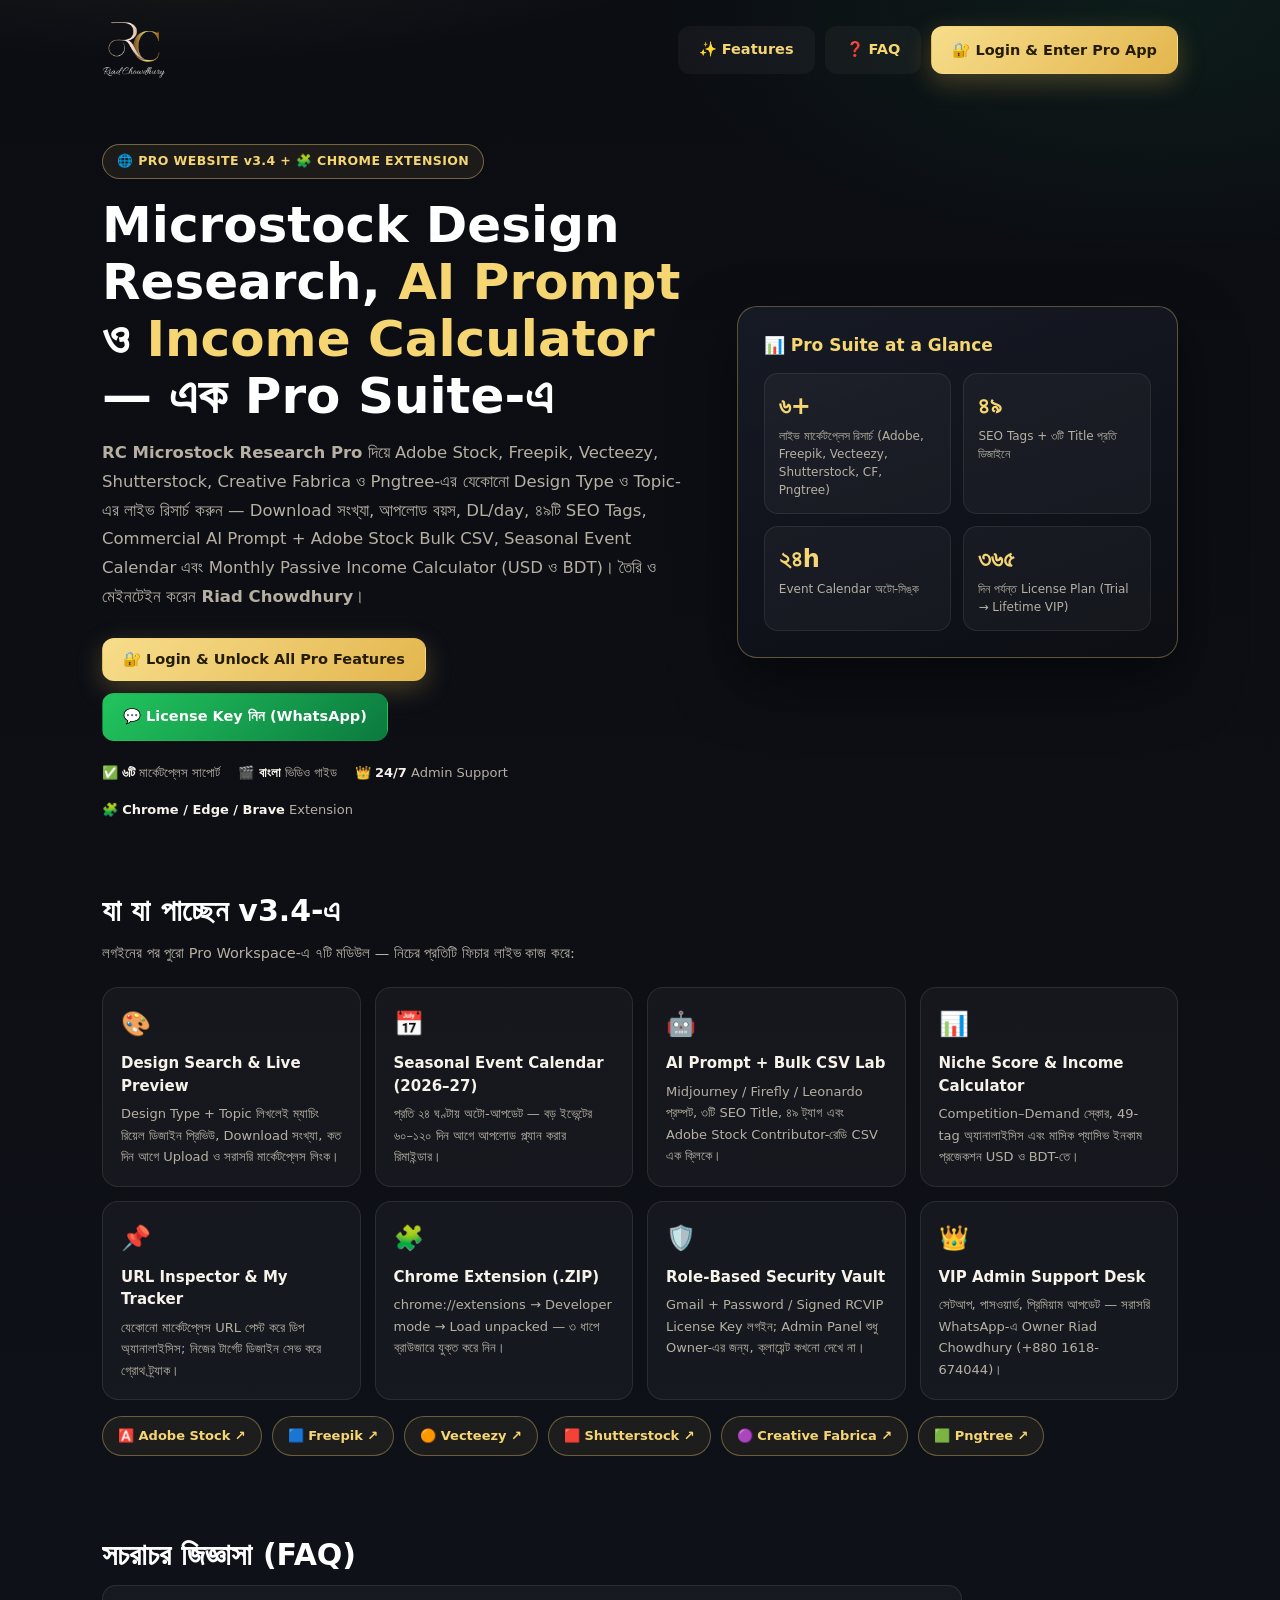
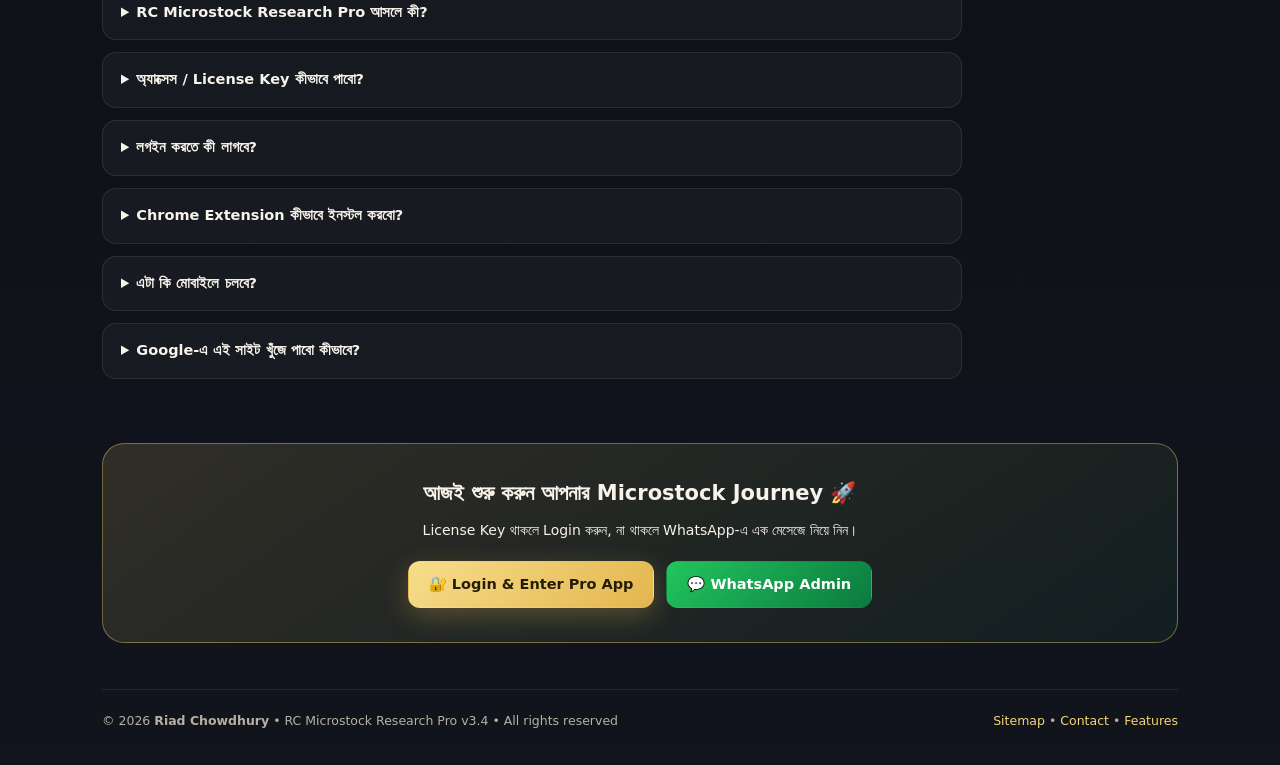
<file: index.html>
<!DOCTYPE html>
<html lang="bn">
<head>
  <meta charset="UTF-8" />
  <meta name="viewport" content="width=device-width, initial-scale=1.0" />
  <title>RC Microstock Research Pro v3.4 — Microstock Design Research Tool by Riad Chowdhury</title>

  <!-- ============ SEO: PRIMARY META ============ -->
  <meta name="description" content="RC Microstock Research Pro v3.4 — Adobe Stock, Freepik, Vecteezy, Shutterstock, Creative Fabrica ও Pngtree-এর লাইভ ডিজাইন রিসার্চ, AI Prompt + Bulk CSV Generator, Niche Score ও Passive Income Calculator। তৈরি করেছেন Riad Chowdhury। Chrome Extension সহ।" />
  <meta name="keywords" content="microstock research, microstock research tool, adobe stock research, freepik research, vecteezy research, shutterstock research, microstock design research pro, rc microstock research pro, riad chowdhury, microstock niche score, microstock income calculator, adobe stock csv generator, ai prompt generator microstock, microstock bangla, microstock bd" />
  <meta name="author" content="Riad Chowdhury" />
  <meta name="robots" content="index, follow, max-image-preview:large, max-snippet:-1" />
  <meta name="googlebot" content="index, follow" />
  <link rel="canonical" href="https://riad-chowdhury-pro.netlify.app/" />
  <meta name="theme-color" content="#0d0f15" />

  <!-- ============ SEO: OPEN GRAPH (Facebook / WhatsApp share) ============ -->
  <meta property="og:type" content="website" />
  <meta property="og:site_name" content="RC Microstock Research Pro" />
  <meta property="og:title" content="RC Microstock Research Pro v3.4 — Microstock Design Research Tool" />
  <meta property="og:description" content="৬টি মার্কেটপ্লেসের লাইভ ডিজাইন রিসার্চ, AI Prompt + Adobe Stock CSV Generator, Niche Score ও Income Calculator — সব এক Pro Suite-এ। By Riad Chowdhury।" />
  <meta property="og:url" content="https://riad-chowdhury-pro.netlify.app/" />
  <meta property="og:image" content="https://riad-chowdhury-pro.netlify.app/assets/og-cover.png" />
  <meta property="og:image:width" content="1200" />
  <meta property="og:image:height" content="630" />
  <meta property="og:locale" content="bn_BD" />

  <!-- ============ SEO: TWITTER / X CARD ============ -->
  <meta name="twitter:card" content="summary_large_image" />
  <meta name="twitter:title" content="RC Microstock Research Pro v3.4 — by Riad Chowdhury" />
  <meta name="twitter:description" content="লাইভ মার্কেটপ্লেস রিসার্চ + AI Prompt + Niche Score + Income Calculator — Microstock-এর সম্পূর্ণ Pro Suite।" />
  <meta name="twitter:image" content="https://riad-chowdhury-pro.netlify.app/assets/og-cover.png" />

  <!-- ============ ICONS ============ -->
  <link rel="icon" type="image/png" href="./assets/favicon.png" />
  <link rel="apple-touch-icon" href="./assets/favicon-180.png" />

  <!-- ============ SEO: STRUCTURED DATA (JSON-LD) ============ -->
  <script type="application/ld+json">
  {
    "@context": "https://schema.org",
    "@graph": [
      {
        "@type": "SoftwareApplication",
        "@id": "https://riad-chowdhury-pro.netlify.app/#app",
        "name": "RC Microstock Research Pro",
        "applicationCategory": "BusinessApplication",
        "operatingSystem": "Web, Chrome, Edge, Brave",
        "softwareVersion": "3.4",
        "url": "https://riad-chowdhury-pro.netlify.app/",
        "image": "https://riad-chowdhury-pro.netlify.app/assets/og-cover.png",
        "description": "Live microstock design research across Adobe Stock, Freepik, Vecteezy, Shutterstock, Creative Fabrica and Pngtree, with AI prompt + Adobe Stock bulk CSV generation, niche scoring and a passive income calculator.",
        "inLanguage": ["bn", "en"],
        "offers": {
          "@type": "Offer",
          "price": "0",
          "priceCurrency": "USD",
          "description": "License key / password required for Pro access — contact admin on WhatsApp +8801618674044"
        },
        "author": { "@id": "https://riad-chowdhury-pro.netlify.app/#riad" },
        "featureList": [
          "Design Type ও Topic দিয়ে লাইভ মার্কেটপ্লেস সার্চ ও প্রিভিউ",
          "Download সংখ্যা, আপলোড বয়স ও DL/day অ্যানালিটিক্স",
          "Global Seasonal Event Calendar (24h auto-sync)",
          "Commercial AI Prompt + Adobe Stock Bulk CSV Generator",
          "Niche Score ও 49 SEO Tags অ্যানালাইসিস",
          "Monthly Passive Income Calculator (USD ও BDT)",
          "Single Design URL Deep Inspector ও Personal Tracker",
          "Chrome Extension (.ZIP) ও বাংলা ভিডিও গাইড"
        ]
      },
      {
        "@type": "Person",
        "@id": "https://riad-chowdhury-pro.netlify.app/#riad",
        "name": "Riad Chowdhury",
        "jobTitle": "Microstock Researcher & Tool Developer",
        "url": "https://riad-chowdhury-pro.netlify.app/",
        "telephone": "+8801618674044",
        "knowsAbout": ["Microstock", "Stock Photography Research", "Adobe Stock", "Freepik", "Vecteezy", "Shutterstock", "Creative Fabrica", "Pngtree"]
      },
      {
        "@type": "WebSite",
        "@id": "https://riad-chowdhury-pro.netlify.app/#site",
        "name": "RC Microstock Research Pro",
        "url": "https://riad-chowdhury-pro.netlify.app/",
        "inLanguage": ["bn", "en"],
        "publisher": { "@id": "https://riad-chowdhury-pro.netlify.app/#riad" }
      }
    ]
  }
  </script>

  <!-- ============ LANDING PAGE STYLES (self-contained, works even before styles.css loads) ============ -->
  <style id="rc-landing-styles">
    :root{--rc-gold:#f5d673;--rc-cream:#f7f3ea;--rc-muted:#b7b0a2;--rc-ink:#0d0f15}
    #rc-landing{position:relative;z-index:60;min-height:100vh;background:radial-gradient(1200px 500px at 15% -10%,rgba(245,214,115,.14),transparent 60%),radial-gradient(900px 460px at 90% 0%,rgba(37,211,102,.08),transparent 55%),linear-gradient(180deg,#0b0d13 0%,#0d0f15 40%,#12141d 100%);color:var(--rc-cream);font-family:system-ui,-apple-system,"Segoe UI",Roboto,"Noto Sans Bengali","Hind Siliguri",sans-serif;overflow:hidden}
    body.rc-app-mode #rc-landing{display:none!important}
    body.rc-landing-mode #app-shell{display:none!important}
    body.rc-landing-mode #lock-screen{display:none!important}
    #rc-landing .rc-wrap{max-width:1120px;margin:0 auto;padding:0 22px}
    #rc-landing .rc-nav{display:flex;align-items:center;justify-content:space-between;gap:14px;padding:18px 0;flex-wrap:wrap}
    #rc-landing .rc-nav img{height:64px;width:auto}
    #rc-landing .rc-nav-cta{display:flex;gap:10px;flex-wrap:wrap}
    #rc-landing a.rc-btn,#rc-landing button.rc-btn{display:inline-flex;align-items:center;gap:8px;padding:12px 20px;border-radius:12px;font-weight:700;font-size:14.5px;text-decoration:none;cursor:pointer;border:1px solid transparent;transition:transform .15s ease,box-shadow .15s ease;font-family:inherit}
    #rc-landing .rc-btn-gold{background:linear-gradient(135deg,#f7dd8b,#e3b64e);color:#241c05;box-shadow:0 8px 26px rgba(227,182,78,.28)}
    #rc-landing .rc-btn-gold:hover{transform:translateY(-2px)}
    #rc-landing .rc-btn-ghost{background:rgba(255,255,255,.04);border-color:rgba(245,214,115,.4);color:var(--rc-gold)}
    #rc-landing .rc-btn-wa{background:linear-gradient(135deg,#22c55e,#0b7a3e);color:#fff}
    #rc-landing .rc-hero{display:grid;grid-template-columns:1.15fr .85fr;gap:38px;align-items:center;padding:44px 0 30px}
    #rc-landing .rc-eyebrow{display:inline-flex;align-items:center;gap:8px;padding:7px 14px;border:1px solid rgba(245,214,115,.4);border-radius:999px;color:var(--rc-gold);font-size:12.5px;font-weight:700;letter-spacing:.4px;background:rgba(245,214,115,.07)}
    #rc-landing h1{font-size:clamp(30px,4.6vw,50px);line-height:1.14;margin:18px 0 14px;color:#fff}
    #rc-landing h1 .rc-goldtxt{color:var(--rc-gold)}
    #rc-landing .rc-sub{color:var(--rc-muted);font-size:16.5px;line-height:1.75;max-width:56ch}
    #rc-landing .rc-cta-row{display:flex;gap:12px;flex-wrap:wrap;margin-top:26px}
    #rc-landing .rc-trust{display:flex;gap:18px;flex-wrap:wrap;margin-top:22px;color:var(--rc-muted);font-size:13px}
    #rc-landing .rc-trust b{color:var(--rc-cream)}
    #rc-landing .rc-card{background:linear-gradient(160deg,rgba(24,27,38,.92),rgba(13,15,21,.96));border:1px solid rgba(245,214,115,.32);border-radius:20px;padding:26px;box-shadow:0 24px 60px rgba(0,0,0,.5)}
    #rc-landing .rc-card h3{color:var(--rc-gold);font-size:17px;margin:0 0 14px}
    #rc-landing .rc-statgrid{display:grid;grid-template-columns:1fr 1fr;gap:12px}
    #rc-landing .rc-stat{background:rgba(255,255,255,.035);border:1px solid rgba(255,255,255,.08);border-radius:14px;padding:14px}
    #rc-landing .rc-stat .n{font-size:24px;font-weight:800;color:var(--rc-gold)}
    #rc-landing .rc-stat .l{font-size:12px;color:var(--rc-muted);margin-top:3px;line-height:1.5}
    #rc-landing .rc-sec{padding:38px 0}
    #rc-landing .rc-sec h2{font-size:clamp(21px,2.6vw,30px);color:#fff;margin:0 0 8px}
    #rc-landing .rc-sec .rc-lead{color:var(--rc-muted);font-size:14.5px;line-height:1.7;max-width:70ch;margin:0 0 22px}
    #rc-landing .rc-grid{display:grid;grid-template-columns:repeat(auto-fit,minmax(255px,1fr));gap:14px}
    #rc-landing .rc-feat{background:rgba(255,255,255,.035);border:1px solid rgba(255,255,255,.09);border-radius:16px;padding:18px}
    #rc-landing .rc-feat .i{font-size:24px}
    #rc-landing .rc-feat h4{margin:10px 0 6px;color:var(--rc-cream);font-size:15px}
    #rc-landing .rc-feat p{margin:0;color:var(--rc-muted);font-size:13px;line-height:1.65}
    #rc-landing .rc-mp{display:flex;gap:10px;flex-wrap:wrap;margin-top:16px}
    #rc-landing .rc-mp a{color:var(--rc-gold);border:1px solid rgba(245,214,115,.35);background:rgba(245,214,115,.06);padding:9px 15px;border-radius:999px;font-size:13px;font-weight:600;text-decoration:none}
    #rc-landing .rc-faq{display:grid;gap:12px;max-width:860px}
    #rc-landing .rc-faq details{background:rgba(255,255,255,.035);border:1px solid rgba(255,255,255,.09);border-radius:14px;padding:16px 18px}
    #rc-landing .rc-faq summary{cursor:pointer;font-weight:700;color:var(--rc-cream);font-size:14.5px}
    #rc-landing .rc-faq p{color:var(--rc-muted);font-size:13.5px;line-height:1.75;margin:10px 0 0}
    #rc-landing .rc-cta-final{margin:26px 0 46px;border-radius:22px;padding:34px 28px;text-align:center;background:linear-gradient(150deg,rgba(245,214,115,.14),rgba(37,211,102,.06));border:1px solid rgba(245,214,115,.4)}
    #rc-landing .rc-cta-final h2{margin-bottom:10px}
    #rc-landing footer.rc-foot{border-top:1px solid rgba(255,255,255,.08);padding:22px 0 34px;color:var(--rc-muted);font-size:12.5px;display:flex;justify-content:space-between;gap:12px;flex-wrap:wrap}
    #rc-landing footer.rc-foot a{color:var(--rc-gold);text-decoration:none}
    #rc-landing .rc-sr{position:absolute;width:1px;height:1px;overflow:hidden;clip:rect(0 0 0 0)}
    @media (max-width:900px){#rc-landing .rc-hero{grid-template-columns:1fr;padding-top:26px}}
  </style>

  <link rel="stylesheet" href="./styles.css?v=3.4" />
</head>
<body>
  <!-- =====================================================================
       RC LANDING GATE v3.4 — public SEO landing vs locked Pro app
       Logic: not logged in  -> public landing page (Google indexes this)
              logged in / ?app -> your original lock screen + Pro app
       Works WITH your existing app.js: it watches #lock-screen and
       releases the landing the moment your login code hides it.
       ===================================================================== -->
  <script id="rc-gate">
    (function () {
      var SESSION_RE = /rc[_-]?(web[_-]?)?(session|login|auth|license|token|user)/i;
      var KEYS = ["rcWebSession", "rc_session", "rc_license", "rc_auth", "rc_login", "rc_user", "rc_token", "rc_microstock_session"];
      var has = false;
      try {
        for (var i = 0; i < KEYS.length; i++) if (localStorage.getItem(KEYS[i])) { has = true; break; }
        if (!has) for (var j = 0; j < localStorage.length; j++) {
          var k = localStorage.key(j) || "";
          if (SESSION_RE.test(k) && localStorage.getItem(k)) { has = true; break; }
        }
      } catch (e) {}
      var wantApp = /[?&]app\b/.test(location.search) || location.hash === "#app";
      var mode = (wantApp || has) ? "app" : "landing";
      document.body.classList.add(mode === "app" ? "rc-app-mode" : "rc-landing-mode");
      var api = {
        mode: mode,
        enterApp: function () { document.body.classList.remove("rc-landing-mode"); document.body.classList.add("rc-app-mode"); },
        showLanding: function () { document.body.classList.remove("rc-app-mode"); document.body.classList.add("rc-landing-mode"); }
      };
      window.__RC_GATE__ = api;
      document.addEventListener("DOMContentLoaded", function () {
        var lock = document.getElementById("lock-screen");
        if (!lock) return;
        function isGone() {
          // "gone" = hidden by the APP's own mechanism (class/inline/remove),
          // NOT by our landing CSS — otherwise landing mode would flip-flop.
          if (!lock.isConnected) return true;
          return lock.classList.contains("hidden") || lock.style.display === "none";
        }
        function hasStoredSession() {
          try { return !!localStorage.getItem("rcWebSession"); } catch (e) { return false; }
        }
        function sync() {
          if (isGone()) { api.enterApp(); }
          else if (document.body.classList.contains("rc-app-mode") && !hasStoredSession() && !wantApp) { api.showLanding(); }
        }
        try { new MutationObserver(sync).observe(lock, { attributes: true, attributeFilter: ["class", "style"] }); } catch (e) {}
        var t = setInterval(function () { if (document.body.classList.contains("rc-landing-mode")) sync(); }, 900);
        setTimeout(function () { clearInterval(t); }, 60000);
      });
    })();
  </script>

  <!-- =====================================================================
       PUBLIC LANDING PAGE (indexable by Google) — SEO surface
       ===================================================================== -->
  <section id="rc-landing" aria-label="RC Microstock Research Pro — public landing page">
    <div class="rc-wrap">
      <nav class="rc-nav">
        <img src="./assets/logo-full.png" alt="RC Microstock Research Pro logo — Riad Chowdhury" width="220" height="66" />
        <div class="rc-nav-cta">
          <a class="rc-btn rc-btn-ghost" href="#rc-features">✨ Features</a>
          <a class="rc-btn rc-btn-ghost" href="#rc-faq">❓ FAQ</a>
          <button type="button" class="rc-btn rc-btn-gold" onclick="window.__RC_GATE__.enterApp();var l=document.getElementById('login-email');if(l){l.scrollIntoView({behavior:'smooth',block:'center'});setTimeout(function(){l.focus();},450);}">🔐 Login &amp; Enter Pro App</button>
        </div>
      </nav>

      <div class="rc-hero">
        <div>
          <span class="rc-eyebrow">🌐 PRO WEBSITE v3.4 + 🧩 CHROME EXTENSION</span>
          <h1>Microstock Design Research, <span class="rc-goldtxt">AI Prompt</span> ও <span class="rc-goldtxt">Income Calculator</span> — এক Pro Suite-এ</h1>
          <p class="rc-sub">
            <strong>RC Microstock Research Pro</strong> দিয়ে Adobe Stock, Freepik, Vecteezy, Shutterstock, Creative Fabrica ও Pngtree-এর
            যেকোনো Design Type ও Topic-এর লাইভ রিসার্চ করুন — Download সংখ্যা, আপলোড বয়স, DL/day, ৪৯টি SEO Tags,
            Commercial AI Prompt + Adobe Stock Bulk CSV, Seasonal Event Calendar এবং Monthly Passive Income Calculator (USD ও BDT)।
            তৈরি ও মেইনটেইন করেন <strong>Riad Chowdhury</strong>।
          </p>
          <div class="rc-cta-row">
            <button type="button" class="rc-btn rc-btn-gold" onclick="window.__RC_GATE__.enterApp();var l=document.getElementById('login-email');if(l){l.scrollIntoView({behavior:'smooth',block:'center'});setTimeout(function(){l.focus();},450);}">🔐 Login &amp; Unlock All Pro Features</button>
            <a class="rc-btn rc-btn-wa" href="https://wa.me/8801618674044?text=Assalamu%20Alaikum%20Riad%20Chowdhury%20Vai!%20Ami%20RC%20Microstock%20Research%20Pro%20air%20Access%20Password%20%2F%20License%20Key%20nite%20chai." target="_blank" rel="noopener noreferrer">💬 License Key নিন (WhatsApp)</a>
          </div>
          <div class="rc-trust">
            <span>✅ <b>৬টি</b> মার্কেটপ্লেস সাপোর্ট</span>
            <span>🎬 <b>বাংলা</b> ভিডিও গাইড</span>
            <span>👑 <b>24/7</b> Admin Support</span>
            <span>🧩 <b>Chrome / Edge / Brave</b> Extension</span>
          </div>
        </div>
        <div class="rc-card">
          <h3>📊 Pro Suite at a Glance</h3>
          <div class="rc-statgrid">
            <div class="rc-stat"><div class="n">৬+</div><div class="l">লাইভ মার্কেটপ্লেস রিসার্চ (Adobe, Freepik, Vecteezy, Shutterstock, CF, Pngtree)</div></div>
            <div class="rc-stat"><div class="n">৪৯</div><div class="l">SEO Tags + ৩টি Title প্রতি ডিজাইনে</div></div>
            <div class="rc-stat"><div class="n">২৪h</div><div class="l">Event Calendar অটো-সিঙ্ক</div></div>
            <div class="rc-stat"><div class="n">৩৬৫</div><div class="l">দিন পর্যন্ত License Plan (Trial → Lifetime VIP)</div></div>
          </div>
        </div>
      </div>

      <div class="rc-sec" id="rc-features">
        <h2>যা যা পাচ্ছেন v3.4-এ</h2>
        <p class="rc-lead">লগইনের পর পুরো Pro Workspace-এ ৭টি মডিউল — নিচের প্রতিটি ফিচার লাইভ কাজ করে:</p>
        <div class="rc-grid">
          <div class="rc-feat"><div class="i">🎨</div><h4>Design Search &amp; Live Preview</h4><p>Design Type + Topic লিখলেই ম্যাচিং রিয়েল ডিজাইন প্রিভিউ, Download সংখ্যা, কত দিন আগে Upload ও সরাসরি মার্কেটপ্লেস লিংক।</p></div>
          <div class="rc-feat"><div class="i">📅</div><h4>Seasonal Event Calendar (2026–27)</h4><p>প্রতি ২৪ ঘণ্টায় অটো-আপডেট — বড় ইভেন্টের ৬০–১২০ দিন আগে আপলোড প্ল্যান করার রিমাইন্ডার।</p></div>
          <div class="rc-feat"><div class="i">🤖</div><h4>AI Prompt + Bulk CSV Lab</h4><p>Midjourney / Firefly / Leonardo প্রম্পট, ৩টি SEO Title, ৪৯ ট্যাগ এবং Adobe Stock Contributor-রেডি CSV এক ক্লিকে।</p></div>
          <div class="rc-feat"><div class="i">📊</div><h4>Niche Score &amp; Income Calculator</h4><p>Competition–Demand স্কোর, 49-tag অ্যানালাইসিস এবং মাসিক প্যাসিভ ইনকাম প্রজেকশন USD ও BDT-তে।</p></div>
          <div class="rc-feat"><div class="i">📌</div><h4>URL Inspector &amp; My Tracker</h4><p>যেকোনো মার্কেটপ্লেস URL পেস্ট করে ডিপ অ্যানালাইসিস; নিজের টার্গেট ডিজাইন সেভ করে গ্রোথ ট্র্যাক।</p></div>
          <div class="rc-feat"><div class="i">🧩</div><h4>Chrome Extension (.ZIP)</h4><p>chrome://extensions → Developer mode → Load unpacked — ৩ ধাপে ব্রাউজারে যুক্ত করে নিন।</p></div>
          <div class="rc-feat"><div class="i">🛡️</div><h4>Role-Based Security Vault</h4><p>Gmail + Password / Signed RCVIP License Key লগইন; Admin Panel শুধু Owner-এর জন্য, ক্লায়েন্ট কখনো দেখে না।</p></div>
          <div class="rc-feat"><div class="i">👑</div><h4>VIP Admin Support Desk</h4><p>সেটআপ, পাসওয়ার্ড, প্রিমিয়াম আপডেট — সরাসরি WhatsApp-এ Owner Riad Chowdhury (+880 1618-674044)।</p></div>
        </div>
        <div class="rc-mp">
          <a href="https://stock.adobe.com" target="_blank" rel="noopener noreferrer">🅰️ Adobe Stock ↗</a>
          <a href="https://www.freepik.com" target="_blank" rel="noopener noreferrer">🟦 Freepik ↗</a>
          <a href="https://www.vecteezy.com" target="_blank" rel="noopener noreferrer">🟠 Vecteezy ↗</a>
          <a href="https://www.shutterstock.com" target="_blank" rel="noopener noreferrer">🟥 Shutterstock ↗</a>
          <a href="https://www.creativefabrica.com" target="_blank" rel="noopener noreferrer">🟣 Creative Fabrica ↗</a>
          <a href="https://pngtree.com" target="_blank" rel="noopener noreferrer">🟩 Pngtree ↗</a>
        </div>
      </div>

      <div class="rc-sec" id="rc-faq">
        <h2>সচরাচর জিজ্ঞাসা (FAQ)</h2>
        <div class="rc-faq">
          <details><summary>RC Microstock Research Pro আসলে কী?</summary><p>এটি microstock artist-দের জন্য একটি ওয়েব-ভিত্তিক Pro Suite — ৬টি মার্কেটপ্লেসের লাইভ ডিজাইন রিসার্চ, AI prompt + CSV generation, niche scoring, event calendar ও income calculator এক জায়গায়, সাথে Chrome Extension।</p></details>
          <details><summary>অ্যাক্সেস / License Key কীভাবে পাবো?</summary><p>WhatsApp-এ অ্যাডমিন Riad Chowdhury (+880 1618-674044)-এ মেসেজ দিন। প্ল্যান: 3 Days Trial, 7/30/90 Days, 365 Days ও Lifetime VIP। প্রতিটি ক্লায়েন্টের জন্য ইউনিক Gmail-বাঁধা RCVIP Key তৈরি হয়।</p></details>
          <details><summary>লগইন করতে কী লাগবে?</summary><p>আপনার Gmail অ্যাড্রেস + অ্যাডমিনের দেওয়া Password অথবা RCVIP-XXXX License Key। লগইন করলেই পুরো Pro Workspace আনলক হয়।</p></details>
          <details><summary>Chrome Extension কীভাবে ইনস্টল করবো?</summary><p>১) Extension .ZIP ডাউনলোড করে Extract করুন ২) chrome://extensions-এ Developer mode ON ৩) Load unpacked → ফোল্ডার সিলেক্ট। ব্যস, রেডি!</p></details>
          <details><summary>এটা কি মোবাইলে চলবে?</summary><p>হ্যাঁ, ওয়েবসাইটটি responsive — মোবাইল ব্রাউজারেও চলে। তবে পুরো সুবিধা পেতে Desktop + Chrome Extension ব্যবহারের পরামর্শ দেওয়া হয়।</p></details>
          <details><summary>Google-এ এই সাইট খুঁজে পাবো কীভাবে?</summary><p>Google-এ “RC Microstock Research Pro” বা “Riad Chowdhury microstock” লিখলে এই পেজ পাবেন; সরাসরি ঠিকানা: riad-chowdhury.github.io</p></details>
        </div>
      </div>

      <div class="rc-cta-final">
        <h2>আজই শুরু করুন আপনার Microstock Journey 🚀</h2>
        <p class="rc-lead" style="margin:0 auto 20px;text-align:center;">License Key থাকলে Login করুন, না থাকলে WhatsApp-এ এক মেসেজে নিয়ে নিন।</p>
        <div class="rc-cta-row" style="justify-content:center;margin-top:0;">
          <button type="button" class="rc-btn rc-btn-gold" onclick="window.__RC_GATE__.enterApp();var l=document.getElementById('login-email');if(l){l.scrollIntoView({behavior:'smooth',block:'center'});setTimeout(function(){l.focus();},450);}">🔐 Login &amp; Enter Pro App</button>
          <a class="rc-btn rc-btn-wa" href="https://wa.me/8801618674044?text=Assalamu%20Alaikum%20Riad%20Chowdhury%20Vai!%20Ami%20RC%20Microstock%20Research%20Pro%20Download%20Center%20theke%20message%20dicchi." target="_blank" rel="noopener noreferrer">💬 WhatsApp Admin</a>
        </div>
      </div>

      <footer class="rc-foot">
        <span>© 2026 <strong>Riad Chowdhury</strong> • RC Microstock Research Pro v3.4 • All rights reserved</span>
        <span><a href="sitemap.xml">Sitemap</a> • <a href="https://wa.me/8801618674044" target="_blank" rel="noopener noreferrer">Contact</a> • <a href="#rc-features">Features</a></span>
      </footer>
    </div>
  </section>

  <!-- =====================================================================
       SECURITY LOCK GATE — STRICT ROLE-BASED SECURITY VAULT
       ===================================================================== -->
  <main id="lock-screen" class="lock-screen">
    <div class="lock-vault-card">
      <div class="lock-brand-center">
        <img src="./assets/logo-full.png" alt="RC Riad Chowdhury Official Logo" class="lock-logo-img" />
        <div class="lock-eyebrow">🌐 Pro Website v3.4 + 🧩 Chrome Extension</div>
        <p class="lock-subtitle">
          আপনার Gmail ও Password / License Key দিয়ে লগইন করুন।
        </p>
      </div>

      <form id="unlock-form" autocomplete="off">
        <div class="form-field">
          <label for="login-email">📧 আপনার Gmail অ্যাড্রেস দিন (Enter Your Gmail)</label>
          <input
            type="email"
            id="login-email"
            placeholder="আপনার Gmail লিখুন (e.g. yourname@gmail.com)"
            required
          />
        </div>

        <div class="form-field">
          <label for="login-pass" id="login-pass-label">🔑 Password অথবা License Key দিন</label>
          <div class="input-wrap">
            <input
              type="password"
              id="login-pass"
              placeholder="আপনার Password অথবা RCVIP-XXXX Key দিন"
              required
            />
            <button type="button" id="toggle-eye-btn" class="eye-btn" title="Show/Hide Password">👁️</button>
          </div>
        </div>

        <div id="login-error" class="alert-error hidden"></div>

        <button type="submit" id="unlock-submit-btn" class="btn-gold-primary w-full">
          ✨ Login & Unlock All Pro Features
        </button>

        <button
          type="button"
          id="lock-tutorial-video-btn"
          class="btn-secondary w-full"
          style="margin-top:10px;border-color:rgba(245,214,115,0.45);color:#f5d673;"
        >
          🎬 কীভাবে ব্যবহার করবেন? (বাংলা ভিডিও টিউটোরিয়াল দেখুন)
        </button>
      </form>

      <div class="admin-contact-panel">
        <div class="admin-contact-header">
          পাসওয়ার্ড বা ইউনিক License Key নিতে সরাসরি অ্যাডমিনের সাথে যোগাযোগ করুন
        </div>
        <div class="admin-info-box">
          <div class="admin-info-row">
            <span style="color:#b7b0a2;">👑 Admin & Owner:</span>
            <strong style="color:#f2d2bd;">Riad Chowdhury</strong>
          </div>
          <div class="admin-info-row">
            <span style="color:#b7b0a2;">📱 WhatsApp Support:</span>
            <strong class="tabular" style="color:#4ade80;">01618674044</strong>
          </div>
        </div>

        <a
          id="lock-whatsapp-btn"
          href="https://wa.me/8801618674044?text=Assalamu%20Alaikum%20Riad%20Chowdhury%20Vai!%20Ami%20RC%20Microstock%20Research%20Pro%20air%20Access%20Password%20%2F%20License%20Key%20nite%20chai."
          target="_blank"
          rel="noopener noreferrer"
          class="btn-whatsapp-luxury w-full"
        >
          <span class="wa-live-dot"></span>
          <svg class="wa-svg-icon" viewBox="0 0 24 24"><path fill="#ffffff" d="M12 1.5C6.2 1.5 1.5 6.2 1.5 12c0 1.92.52 3.72 1.42 5.27L1.4 22.6l5.49-1.44A10.45 10.45 0 0012 22.5c5.8 0 10.5-4.7 10.5-10.5S17.8 1.5 12 1.5z"/><path fill="#0b7a3e" d="M16.52 14.62c-.22.62-1.26 1.18-1.76 1.26-.45.07-1.02.1-1.65-.1-.38-.12-.87-.28-1.49-.55-2.62-1.13-4.33-3.77-4.46-3.95-.13-.17-1.07-1.42-1.07-2.7s.68-1.92.92-2.18c.24-.26.52-.33.7-.33l.5.01c.16.01.38-.06.59.45.22.52.74 1.81.8 1.94.07.13.11.28.02.46-.09.17-.13.28-.26.44l-.39.46c-.13.13-.27.27-.11.53.15.26.68 1.12 1.45 1.81 1 .89 1.84 1.17 2.1 1.3.26.13.41.11.57-.07.15-.17.65-.76.83-1.02.17-.26.35-.22.59-.13.24.09 1.52.72 1.78.85.26.13.44.2.5.3.07.11.07.63-.15 1.24z"/></svg>
          <span>WhatsApp Admin Support • 01618674044</span>
        </a>
      </div>
    </div>
  </main>

  <!-- =====================================================================
       UNLOCKED PRO APPLICATION WORKSPACE
       ===================================================================== -->
  <div id="app-shell" class="app-layout hidden">
    <!-- Executive Sidebar -->
    <aside class="sidebar">
      <div>
        <div class="sidebar-brand">
          <img src="./assets/logo-full.png" alt="Riad Chowdhury Logo" class="sidebar-logo" />
          <div class="sidebar-badge">ULTIMATE PRO SUITE v3.4</div>
        </div>

        <nav class="nav-menu">
          <button type="button" class="nav-item active" data-page="research">
            <span>🎨</span> Design Search & Live Preview
          </button>
          <button type="button" class="nav-item" data-page="events">
            <span>📅</span> Event Calendar (2026–27)
          </button>
          <button type="button" class="nav-item" data-page="aistudio">
            <span>🤖</span> AI Prompt + Bulk CSV Lab
          </button>
          <button type="button" class="nav-item" data-page="niche">
            <span>📊</span> Niche Score & Income Calc
          </button>
          <button type="button" class="nav-item" data-page="tracker">
            <span>📌</span> URL Inspector & My Tracker
          </button>
          <button type="button" class="nav-item" data-page="extension">
            <span>🧩</span> Chrome Extension & ZIP
          </button>
          <button type="button" id="nav-admin-btn" class="nav-item hidden" data-page="admin" style="display:none;">
            <span>🛡️</span> Admin Security Panel
          </button>
        </nav>
      </div>

      <div class="sidebar-footer">
        <div class="session-card">
          <div id="sidebar-role-badge" class="session-role-dot">● ACTIVE LICENSE</div>
          <div id="sidebar-user-name" class="session-user">User</div>
          <div id="sidebar-plan-info" class="session-plan">Pro Access</div>
        </div>

        <a
          id="sidebar-whatsapp-btn"
          href="https://wa.me/8801618674044?text=Assalamu%20Alaikum%20Riad%20Chowdhury%20Vai%2C%20RC%20Microstock%20Research%20Pro%20niye%20support%20dorkar."
          target="_blank"
          rel="noopener noreferrer"
          class="btn-whatsapp-luxury w-full"
          style="padding:11px 12px;font-size:12.5px;"
        >
          <span class="wa-live-dot"></span>
          <svg class="wa-svg-icon" viewBox="0 0 24 24"><path fill="#ffffff" d="M12 1.5C6.2 1.5 1.5 6.2 1.5 12c0 1.92.52 3.72 1.42 5.27L1.4 22.6l5.49-1.44A10.45 10.45 0 0012 22.5c5.8 0 10.5-4.7 10.5-10.5S17.8 1.5 12 1.5z"/><path fill="#0b7a3e" d="M16.52 14.62c-.22.62-1.26 1.18-1.76 1.26-.45.07-1.02.1-1.65-.1-.38-.12-.87-.28-1.49-.55-2.62-1.13-4.33-3.77-4.46-3.95-.13-.17-1.07-1.42-1.07-2.7s.68-1.92.92-2.18c.24-.26.52-.33.7-.33l.5.01c.16.01.38-.06.59.45.22.52.74 1.81.8 1.94.07.13.11.28.02.46-.09.17-.13.28-.26.44l-.39.46c-.13.13-.27.27-.11.53.15.26.68 1.12 1.45 1.81 1 .89 1.84 1.17 2.1 1.3.26.13.41.11.57-.07.15-.17.65-.76.83-1.02.17-.26.35-.22.59-.13.24.09 1.52.72 1.78.85.26.13.44.2.5.3.07.11.07.63-.15 1.24z"/></svg>
          <span>WhatsApp Admin • 01618674044</span>
        </a>
        <button type="button" id="lock-logout-btn" class="btn-secondary w-full">
          🔒 Logout / Switch Gmail
        </button>
      </div>
    </aside>

    <!-- Main Content Area -->
    <main class="main-area">
      <!-- Top Header -->
      <header class="topbar">
        <div class="page-heading">
          <h1 id="page-title">Design Type & Multi-Marketplace Live Explorer</h1>
          <p id="page-subtitle">
            যেকোনো Design Type ও Topic লিখে সার্চ করুন — ১০০% সঠিক ও ম্যাচিং রিয়েল ডিজাইন প্রিভিউ, Download সংখ্যা, কত দিন আগে Upload ও সরাসরি মার্কেটপ্লেস লিংক।
          </p>
        </div>
        <div class="topbar-actions">
          <a
            href="https://wa.me/8801618674044?text=Assalamu%20Alaikum%20Riad%20Chowdhury%20Vai!%20RC%20Microstock%20Research%20Pro%20theke%20message%20dicchi."
            target="_blank"
            rel="noopener noreferrer"
            class="btn-whatsapp-luxury"
            style="padding:9px 14px;font-size:12.5px;"
          >
            <span class="wa-live-dot"></span>
            <svg class="wa-svg-icon" viewBox="0 0 24 24"><path fill="#ffffff" d="M12 1.5C6.2 1.5 1.5 6.2 1.5 12c0 1.92.52 3.72 1.42 5.27L1.4 22.6l5.49-1.44A10.45 10.45 0 0012 22.5c5.8 0 10.5-4.7 10.5-10.5S17.8 1.5 12 1.5z"/><path fill="#0b7a3e" d="M16.52 14.62c-.22.62-1.26 1.18-1.76 1.26-.45.07-1.02.1-1.65-.1-.38-.12-.87-.28-1.49-.55-2.62-1.13-4.33-3.77-4.46-3.95-.13-.17-1.07-1.42-1.07-2.7s.68-1.92.92-2.18c.24-.26.52-.33.7-.33l.5.01c.16.01.38-.06.59.45.22.52.74 1.81.8 1.94.07.13.11.28.02.46-.09.17-.13.28-.26.44l-.39.46c-.13.13-.27.27-.11.53.15.26.68 1.12 1.45 1.81 1 .89 1.84 1.17 2.1 1.3.26.13.41.11.57-.07.15-.17.65-.76.83-1.02.17-.26.35-.22.59-.13.24.09 1.52.72 1.78.85.26.13.44.2.5.3.07.11.07.63-.15 1.24z"/></svg>
            <span>WhatsApp Admin</span>
          </a>
          <button type="button" id="top-tutorial-video-btn" class="btn-secondary" style="border-color:rgba(245,214,115,0.5);color:#f5d673;">
            🎬 বাংলা ভিডিও গাইড
          </button>
          <a id="top-dl-ext-zip" href="./downloads/RC-Microstock-Extension-Pro.zip" download="RC-Microstock-Extension-Pro.zip" class="btn-secondary">
            🧩 Extension (.ZIP)
          </a>
          <button type="button" id="export-csv-top" class="btn-gold-primary">
            ⬇️ Export CSV
          </button>
        </div>
      </header>

      <!-- ================= PAGE 1: MARKETPLACE RESEARCH ================= -->
      <section id="page-research" class="page-view">
        <div class="hero-search-studio">
          <div class="studio-header-row">
            <div class="studio-badge-title">
              <span style="font-size:22px;">🎨</span>
              <h2>Design Type ও Keyword দিয়ে লাইভ মার্কেটপ্লেস রিসার্চ</h2>
            </div>
            <div id="live-formula-bar" class="live-formula-pill">
              🎯 Active Search: Business Card • Luxury Gold
            </div>
          </div>

          <form id="search-form" class="dual-search-grid" autocomplete="off">
            <!-- BOX 1: TYPE ANY DESIGN TYPE NAME -->
            <div class="search-box-unit featured-dt dt-dropdown-wrap">
              <label for="design-type-search-input">
                ✏️ Design Type-এর নাম লিখুন (যেমন: Background, Business Card, Mandala, T-Shirt...)
              </label>
              <div class="input-wrap">
                <input
                  type="text"
                  id="design-type-search-input"
                  value="Background"
                  placeholder="যেকোনো Design Type লিখুন (e.g. Background, T-Shirt Design, Mandala, Flyer)..."
                />
                <button type="button" id="clear-dt-btn" class="clear-field-btn" title="Clear Design Type">✕</button>
              </div>
              <div id="dt-suggest-dropdown" class="dt-suggest-menu hidden"></div>
            </div>

            <!-- BOX 2: TOPIC / NICHE KEYWORD -->
            <div class="search-box-unit topic-box">
              <label for="search-query-input">
                🔍 Topic / Style Keyword লিখুন (যেমন: Luxury Golden Christmas, Ramadan, Minimalist)
              </label>
              <div class="input-wrap">
                <input
                  type="text"
                  id="search-query-input"
                  value="Luxury Golden Christmas"
                  placeholder="টপিক লিখুন অথবা খালি রেখে শুধু Design Type দিয়ে সার্চ করুন..."
                />
                <button type="button" id="clear-q-btn" class="clear-field-btn" title="Clear Topic">✕</button>
              </div>
            </div>

            <!-- SUBMIT SEARCH -->
            <button type="submit" id="run-search-btn" class="btn-gold-primary" style="height:48px;">
              🚀 Search Designs
            </button>
          </form>

          <!-- DIRECT OPEN ON EXTERNAL MARKETPLACES BAR -->
          <div class="direct-mp-launch-strip">
            <span style="font-size:12px;color:#f2d2bd;font-weight:700;">
              🌐 এক ক্লিকে সরাসরি আসল মার্কেটপ্লেস ওয়েবসাইটে ওপেন করুন:
            </span>
            <div class="direct-mp-links" id="direct-mp-links-bar">
              <a id="ext-link-adobe" href="https://stock.adobe.com" target="_blank" rel="noopener noreferrer" class="mp-ext-link">🅰️ Adobe Stock ↗</a>
              <a id="ext-link-freepik" href="https://www.freepik.com" target="_blank" rel="noopener noreferrer" class="mp-ext-link">🟦 Freepik ↗</a>
              <a id="ext-link-vecteezy" href="https://www.vecteezy.com" target="_blank" rel="noopener noreferrer" class="mp-ext-link">🟠 Vecteezy ↗</a>
              <a id="ext-link-shutterstock" href="https://www.shutterstock.com" target="_blank" rel="noopener noreferrer" class="mp-ext-link">🟥 Shutterstock ↗</a>
              <a id="ext-link-cf" href="https://www.creativefabrica.com" target="_blank" rel="noopener noreferrer" class="mp-ext-link">🟣 Creative Fabrica ↗</a>
              <a id="ext-link-pngtree" href="https://pngtree.com" target="_blank" rel="noopener noreferrer" class="mp-ext-link">🟩 Pngtree ↗</a>
            </div>
          </div>

          <!-- CLICKABLE POPULAR DESIGN TYPES BAR -->
          <div class="dt-category-strip">
            <div class="dt-strip-label">
              ⚡ এক ক্লিকে জনপ্রিয় Design Type সিলেক্ট করুন (অথবা উপরের বক্সে নিজের ইচ্ছামতো যেকোনো নাম লিখুন):
            </div>
            <div class="quick-chips" id="dt-quick-chips">
              <button type="button" class="chip-btn" data-dt="Business Card">💳 Business Card</button>
              <button type="button" class="chip-btn" data-dt="Mandala Vector">☸️ Mandala Design</button>
              <button type="button" class="chip-btn" data-dt="T-Shirt Design">👕 T-Shirt Design</button>
              <button type="button" class="chip-btn" data-dt="Logo Design">✒️ Logo Design</button>
              <button type="button" class="chip-btn" data-dt="Banner Design">🖼️ Banner Design</button>
              <button type="button" class="chip-btn" data-dt="Flyer Design">📄 Flyer Design</button>
              <button type="button" class="chip-btn" data-dt="Poster Design">🎭 Poster Design</button>
              <button type="button" class="chip-btn" data-dt="Social Media Post">📱 Social Media Post</button>
              <button type="button" class="chip-btn" data-dt="Seamless Pattern">🌸 Seamless Pattern</button>
              <button type="button" class="chip-btn active" data-dt="Background">✨ Background</button>
              <button type="button" class="chip-btn" data-dt="Mockup PSD">📦 Mockup PSD</button>
              <button type="button" class="chip-btn" data-dt="SVG Sticker">✂️ SVG / Sticker</button>
              <button type="button" class="chip-btn" data-dt="Book Cover KDP">📖 Book Cover / KDP</button>
              <button type="button" class="chip-btn" data-dt="Certificate Template">🏆 Certificate</button>
            </div>
          </div>

          <!-- ADVANCED MARKETPLACE & AGE FILTERS -->
          <div class="filters-row">
            <div class="filter-col">
              <label>Marketplace Filter</label>
              <select id="filter-marketplace">
                <option value="All">All 6 Marketplaces</option>
                <option value="Adobe Stock">Adobe Stock</option>
                <option value="Freepik">Freepik</option>
                <option value="Vecteezy">Vecteezy</option>
                <option value="Shutterstock">Shutterstock</option>
                <option value="Creative Fabrica">Creative Fabrica</option>
                <option value="Pngtree">Pngtree</option>
              </select>
            </div>

            <div class="filter-col">
              <label>Upload Age (কত দিন আগে আপলোড)</label>
              <select id="filter-days">
                <option value="0">All Upload Dates</option>
                <option value="30">Last 30 Days (নতুন ডিজাইন)</option>
                <option value="90">Last 90 Days (৩ মাস)</option>
                <option value="180">Last 6 Months</option>
                <option value="365">Last 1 Year</option>
              </select>
            </div>

            <div class="filter-col">
              <label>File Format Filter</label>
              <select id="filter-type">
                <option value="All">All Formats (সব ফরম্যাট)</option>
                <option value="Vector">Vector / EPS / AI</option>
                <option value="Photo">Photo / JPEG</option>
                <option value="AI Generated">AI Generated</option>
                <option value="PSD">PSD Template</option>
                <option value="PNG">PNG Transparent</option>
              </select>
            </div>

            <div class="filter-col">
              <label>Sort By Metric</label>
              <select id="filter-sort">
                <option value="downloads">🔥 Most Downloads (বেশি ডাউনলোড)</option>
                <option value="velocity">🚀 Highest Downloads / Day</option>
                <option value="newest">🗓️ Newest Upload First (কম দিন আগে)</option>
                <option value="revenue">💰 Highest Est. Earnings ($)</option>
                <option value="score">⭐ Opportunity Score</option>
              </select>
            </div>

            <div style="display:flex;gap:6px;">
              <button type="button" id="view-grid-btn" class="btn-secondary">Grid</button>
              <button type="button" id="view-table-btn" class="btn-secondary">Table</button>
            </div>
          </div>
        </div>

        <!-- LIVE MARKETPLACE TABS WITH COUNTS -->
        <div id="mp-count-tabs" class="mp-tabs-bar"></div>

        <div class="kpi-grid">
          <div class="kpi-card">
            <div class="kpi-label">Total Sampled Downloads</div>
            <div id="kpi-total-dl" class="kpi-val tabular">0</div>
            <div class="kpi-sub">Across matching marketplace assets</div>
          </div>
          <div class="kpi-card">
            <div class="kpi-label">Avg Downloads / Design</div>
            <div id="kpi-avg-dl" class="kpi-val tabular">0</div>
            <div class="kpi-sub">Demand benchmark per design</div>
          </div>
          <div class="kpi-card">
            <div class="kpi-label">Avg Daily Download Rate</div>
            <div id="kpi-avg-vel" class="kpi-val tabular">0 / day</div>
            <div class="kpi-sub">Downloads ÷ Days Since Upload</div>
          </div>
          <div class="kpi-card">
            <div class="kpi-label">Fresh Uploads (&le; 90 Days)</div>
            <div id="kpi-fresh-count" class="kpi-val tabular">0</div>
            <div class="kpi-sub">New designs gaining traction</div>
          </div>
        </div>

        <div id="results-status" style="margin-bottom:14px;color:#f5d673;font-weight:700;font-size:13.5px;"></div>
        <div id="results-grid" class="designs-grid"></div>
        <div id="results-table-wrap" class="surface-panel table-wrap hidden">
          <table class="pro-table">
            <thead>
              <tr>
                <th>Preview</th>
                <th>Design Title & ID</th>
                <th>Design Type</th>
                <th>Marketplace</th>
                <th>Downloads</th>
                <th>Upload Age & Date</th>
                <th>DLs / Day</th>
                <th>Est. Earnings</th>
                <th>Actions</th>
              </tr>
            </thead>
            <tbody id="results-tbody"></tbody>
          </table>
        </div>
        <div id="load-more-wrap" class="hidden" style="margin-top:20px;display:flex;justify-content:center;align-items:center;gap:12px;flex-wrap:wrap;padding:16px;background:rgba(18,20,29,0.92);border:1px solid rgba(245,214,115,0.35);border-radius:14px;"></div>
      </section>

      <!-- ================= PAGE 2: SEASONAL EVENT CALENDAR (24H AUTO-SYNC) ================= -->
      <section id="page-events" class="page-view hidden">
        <div class="surface-panel">
          <div style="display:flex;justify-content:space-between;align-items:center;gap:12px;flex-wrap:wrap;margin-bottom:8px;">
            <div>
              <h3 style="color:#f5d673;margin-bottom:4px;">📅 Global Microstock Event Calendar (Auto-Updates Every 24 Hours)</h3>
              <p style="color:#b7b0a2;font-size:13px;">
                প্রতি ২৪ ঘণ্টায় অটোমেটিকভাবে পুরাতন/শেষ হয়ে যাওয়া ইভেন্ট ডিলিট হয়ে যায় এবং সামনে আসা নতুন ইভেন্ট অটো-অ্যাড হয়! যেকোনো বড় ইভেন্টের <strong>৬০–১২০ দিন আগে</strong> ডিজাইন আপলোড করুন।
              </p>
            </div>
            <div style="display:flex;gap:8px;flex-wrap:wrap;">
              <button type="button" id="open-custom-event-btn" class="btn-gold-primary">
                ➕ Add Custom Event
              </button>
            </div>
          </div>
          <div id="events-autosync-banner" style="display:flex;justify-content:space-between;align-items:center;gap:10px;flex-wrap:wrap;padding:10px 14px;border-radius:10px;background:rgba(34,197,94,0.08);border:1px solid rgba(34,197,94,0.35);font-size:12.5px;color:#d8d2c6;"></div>
        </div>
        <div id="events-calendar-grid" class="events-grid"></div>
      </section>

      <!-- ================= PAGE 3: AI PROMPT + ADOBE STOCK CSV STUDIO ================= -->
      <section id="page-aistudio" class="page-view hidden">
        <div class="surface-panel">
          <h3 style="color:#f5d673;margin-bottom:6px;">🤖 Commercial AI Prompt + Official Adobe Stock Bulk CSV Generator</h3>
          <p style="color:#b7b0a2;font-size:13px;margin-bottom:14px;">
            যেকোনো Design Type ও স্টাইল লিখুন — সাথে সাথে Midjourney / Adobe Firefly / Leonardo প্রম্পট, ৩টি SEO Title, ৪৯টি ট্যাগ এবং সরাসরি <strong>Adobe Stock Contributor CSV</strong> ফাইল ডাউনলোড করুন!
          </p>
          <form id="ai-studio-form" class="dual-search-grid">
            <div class="search-box-unit featured-dt">
              <label>🎨 Design Type</label>
              <input type="text" id="ai-dt-input" value="Luxury Mandala Background" required />
            </div>
            <div class="search-box-unit topic-box">
              <label>✨ Style / Color / Mood</label>
              <input type="text" id="ai-topic-input" value="Dark Obsidian & Metallic Gold" required />
            </div>
            <button type="submit" class="btn-gold-primary" style="height:46px;">⚡ Generate Pack</button>
          </form>
        </div>
        <div id="ai-studio-output"></div>
      </section>

      <!-- ================= PAGE 4: NICHE SCORE & INCOME CALCULATOR ================= -->
      <section id="page-niche" class="page-view hidden">
        <div class="surface-panel">
          <form id="niche-lab-form" class="search-bar-row" style="margin-bottom:0;">
            <input
              type="text"
              id="niche-input"
              value="Luxury Golden Christmas Background"
              placeholder="Enter Design Type or Niche Keyword for deep competition, demand & 49 SEO tags analysis..."
            />
            <button type="submit" class="btn-gold-primary">📊 Analyze Niche & 49 Tags</button>
          </form>
        </div>

        <div id="niche-report-area"></div>

        <!-- PASSIVE INCOME & PORTFOLIO GROWTH CALCULATOR -->
        <div class="surface-panel" style="margin-top:20px;">
          <h3 style="color:#f5d673;margin-bottom:6px;">💰 Microstock Monthly Passive Income Goal Calculator (USD & BDT)</h3>
          <p style="color:#b7b0a2;font-size:12.5px;margin-bottom:16px;">
            প্রতিদিন কয়টি ডিজাইন আপলোড করলে ৬ মাস ও ১ বছর পর আপনার মাসিক প্যাসিভ ইনকাম কত হতে পারে তা হিসাব করুন:
          </p>
          <div class="filters-row" style="margin-top:0;padding-top:0;border:none;grid-template-columns:repeat(3,1fr);">
            <div class="filter-col">
              <label>Current Portfolio Files (বর্তমান ফাইল সংখ্যা)</label>
              <input type="number" id="calc-current-files" value="150" min="0" />
            </div>
            <div class="filter-col">
              <label>Daily Upload Target (প্রতিদিন আপলোড সংখ্যা)</label>
              <input type="number" id="calc-daily-upload" value="10" min="1" />
            </div>
            <div class="filter-col">
              <label>Primary Focus Marketplace</label>
              <select id="calc-mp-focus">
                <option value="0.065">Adobe Stock + Freepik Combo (High ROI)</option>
                <option value="0.08">Adobe Stock Exclusive Focus</option>
                <option value="0.045">All 6 Marketplaces Non-Exclusive</option>
              </select>
            </div>
          </div>
          <div id="income-calc-cards" class="kpi-grid" style="margin-top:16px;margin-bottom:0;"></div>
        </div>
      </section>

      <!-- ================= PAGE 5: URL INSPECTOR & TRACKER ================= -->
      <section id="page-tracker" class="page-view hidden">
        <div class="surface-panel">
          <h3 style="color:#f5d673;margin-bottom:6px;">🔗 Single Design URL Deep Inspector</h3>
          <p style="color:#b7b0a2;font-size:12.5px;margin-bottom:12px;">
            Adobe Stock, Freepik, Vecteezy, Shutterstock, Creative Fabrica বা Pngtree-এর যেকোনো ডিজাইনের লিংক পেস্ট করে সাথে সাথে Preview, Download সংখ্যা, কত দিন আগে Upload হয়েছে ও SEO Tags দেখুন।
          </p>
          <form id="url-inspect-form" class="search-bar-row" style="margin-bottom:0;">
            <input
              type="text"
              id="inspect-url-input"
              placeholder="Paste marketplace URL e.g. https://www.vecteezy.com/vector-art/12715366-realistic-luxury-golden-christmas-background"
            />
            <button type="submit" class="btn-gold-primary">⚡ Inspect Design Link</button>
          </form>
          <div id="url-inspect-result" class="hidden" style="margin-top:16px;"></div>
        </div>

        <div class="surface-panel">
          <div style="display:flex;justify-content:space-between;align-items:center;margin-bottom:16px;flex-wrap:wrap;gap:10px;">
            <div>
              <h3 style="color:#f5d673;">📌 My Saved Microstock Research Tracker</h3>
              <p style="color:#b7b0a2;font-size:12.5px;">
                আপনার সেভ করা টার্গেট ডিজাইনগুলোর বর্তমান Download, Upload বয়স, দৈনিক গ্রোথ ও প্রজেক্ট স্ট্যাটাস ট্র্যাক করুন।
              </p>
            </div>
            <button type="button" id="open-manual-add-btn" class="btn-gold-primary">
              + Add Design to Tracker
            </button>
          </div>

          <div class="table-wrap">
            <table class="pro-table">
              <thead>
                <tr>
                  <th>Design & Author</th>
                  <th>Marketplace</th>
                  <th>Total Downloads (Editable)</th>
                  <th>Growth</th>
                  <th>Uploaded Ago</th>
                  <th>DLs / Day</th>
                  <th>Est. Revenue</th>
                  <th>Workflow Status</th>
                  <th>Action</th>
                </tr>
              </thead>
              <tbody id="tracker-tbody"></tbody>
            </table>
          </div>
        </div>
      </section>

      <!-- ================= PAGE 6: DOWNLOAD CENTER & VIP ADMIN SUPPORT HUB ================= -->
      <section id="page-extension" class="page-view hidden">
        <div class="surface-panel" style="border-color:rgba(245,214,115,0.65);">
          <span class="lock-eyebrow">MASTER ALL-IN-ONE PACKAGE v3.4 • WEBSITE + EXTENSION + VIDEO GUIDE</span>
          <h2 style="margin-top:10px;font-size:21px;color:#f5d673;">
            📦 Complete Bundle: Website + Chrome Extension + বাংলা ভিডিও গাইড
          </h2>
          <p style="color:#b7b0a2;margin:8px 0 14px;font-size:13.5px;">
            নিচের বাটন থেকে এক ক্লিকে <strong>Website + Chrome Extension + বাংলা ইন্সট্রাকশন ভিডিও</strong> সহ সম্পূর্ণ মাস্টার <code>.ZIP</code> প্যাকেজ ডাউনলোড করুন:
          </p>
          <div style="display:flex;gap:12px;flex-wrap:wrap;align-items:center;">
            <a
              id="btn-dl-master-zip"
              href="./downloads/RC-Microstock-Pro-COMPLETE-PACKAGE.zip"
              download="RC-Microstock-Pro-COMPLETE-PACKAGE.zip"
              class="btn-gold-primary"
            >
              📦 Download Master All-in-One Package (.ZIP)
            </a>
            <button type="button" id="page6-tutorial-btn" class="btn-secondary" style="border-color:#f5d673;color:#f5d673;">
              🎬 বাংলা ইন্সট্রাকশন ভিডিও চালু করুন
            </button>
          </div>
        </div>

        <div class="grid-2">
          <div class="surface-panel">
            <span class="lock-eyebrow">PACKAGE #1 • CHROME EXTENSION v3.4</span>
            <h2 style="margin-top:12px;font-size:20px;color:#f5d673;">
              🧩 RC Microstock Pro — Chrome Extension (.ZIP)
            </h2>
            <p style="color:#b7b0a2;margin:10px 0 16px;font-size:13px;">
              সরাসরি Chrome / Edge / Brave ব্রাউজারে যুক্ত করুন! কীভাবে যুক্ত করবেন:
            </p>
            <ol style="padding-left:18px;display:flex;flex-direction:column;gap:8px;margin-bottom:20px;color:#f7f3ea;font-size:13px;">
              <li>নিচের বাটনে ক্লিক করে <code>RC-Microstock-Extension-Pro.zip</code> ডাউনলোড ও <strong>Extract (Unzip)</strong> করুন।</li>
              <li>Chrome ব্রাউজারে লিখুন: <code>chrome://extensions</code> এবং ডান কোণায় <strong>Developer mode</strong> ON করুন।</li>
              <li>বাম পাশে <strong>Load unpacked</strong> ক্লিক করে Extract করা ফোল্ডারটি সিলেক্ট করুন — ব্যস, রেডি!</li>
            </ol>

            <a
              id="btn-dl-ext-zip"
              href="./downloads/RC-Microstock-Extension-Pro.zip"
              download="RC-Microstock-Extension-Pro.zip"
              class="btn-gold-primary w-full"
            >
              ⬇️ Download Chrome Extension (.ZIP)
            </a>
          </div>

          <div class="surface-panel" style="border-color:rgba(37,211,102,0.45);background:linear-gradient(155deg,rgba(16,18,25,0.98),rgba(10,32,20,0.52));">
            <span class="lock-eyebrow" style="border-color:rgba(37,211,102,0.55);color:#86efac;">VIP DIRECT SUPPORT • 24/7 ADMIN DESK</span>
            <h2 style="margin-top:12px;font-size:20px;color:#f5d673;">
              👑 Admin Support & VIP License Desk — Riad Chowdhury
            </h2>
            <p style="color:#d8d2c6;margin:10px 0 14px;font-size:13px;">
              সেটআপ, পাসওয়ার্ড, প্রিমিয়াম আপডেট অথবা ক্লায়েন্ট অ্যাক্সেসের যেকোনো প্রয়োজনে সরাসরি WhatsApp-এ অ্যাডমিনের সাথে কথা বলুন:
            </p>
            <div class="admin-info-box" style="margin-bottom:16px;">
              <div class="admin-info-row">
                <span style="color:#b7b0a2;">👤 Official Owner & Admin:</span>
                <strong style="color:#f5d673;">Riad Chowdhury</strong>
              </div>
              <div class="admin-info-row">
                <span style="color:#b7b0a2;">📱 Direct WhatsApp:</span>
                <strong class="tabular" style="color:#4ade80;font-size:14px;">+880 1618-674044</strong>
              </div>
            </div>

            <a
              href="https://wa.me/8801618674044?text=Assalamu%20Alaikum%20Riad%20Chowdhury%20Vai!%20Ami%20RC%20Microstock%20Research%20Pro%20Download%20Center%20theke%20message%20dicchi."
              target="_blank"
              rel="noopener noreferrer"
              class="btn-whatsapp-luxury w-full"
              style="padding:14px 20px;font-size:14.5px;"
            >
              <span class="wa-live-dot"></span>
              <svg class="wa-svg-icon" viewBox="0 0 24 24"><path fill="#ffffff" d="M12 1.5C6.2 1.5 1.5 6.2 1.5 12c0 1.92.52 3.72 1.42 5.27L1.4 22.6l5.49-1.44A10.45 10.45 0 0012 22.5c5.8 0 10.5-4.7 10.5-10.5S17.8 1.5 12 1.5z"/><path fill="#0b7a3e" d="M16.52 14.62c-.22.62-1.26 1.18-1.76 1.26-.45.07-1.02.1-1.65-.1-.38-.12-.87-.28-1.49-.55-2.62-1.13-4.33-3.77-4.46-3.95-.13-.17-1.07-1.42-1.07-2.7s.68-1.92.92-2.18c.24-.26.52-.33.7-.33l.5.01c.16.01.38-.06.59.45.22.52.74 1.81.8 1.94.07.13.11.28.02.46-.09.17-.13.28-.26.44l-.39.46c-.13.13-.27.27-.11.53.15.26.68 1.12 1.45 1.81 1 .89 1.84 1.17 2.1 1.3.26.13.41.11.57-.07.15-.17.65-.76.83-1.02.17-.26.35-.22.59-.13.24.09 1.52.72 1.78.85.26.13.44.2.5.3.07.11.07.63-.15 1.24z"/></svg>
              <span>Direct Chat on WhatsApp • 01618674044</span>
            </a>
          </div>
        </div>
      </section>

      <!-- ================= PAGE 7: EXCLUSIVE ADMIN SECURITY PANEL ================= -->
      <section id="page-admin" class="page-view hidden">
        <div class="grid-2">
          <!-- ADMIN PASSWORD CHANGE CARD -->
          <div class="surface-panel" style="border-color:rgba(245,214,115,0.55);">
            <h3 style="color:#f5d673;margin-bottom:6px;">🔐 Admin Master Password পরিবর্তন করুন</h3>
            <p style="color:#b7b0a2;font-size:12.5px;margin-bottom:14px;">
              Owner: <strong>Riad Chowdhury</strong> • Master Security Vault
              <br />এই সিকিউরিটি প্যানেলটি শুধুমাত্র Owner Account-এর জন্য সংরক্ষিত — সাধারণ ইউজার ড্যাশবোর্ডে কখনোই দেখা যাবে না।
            </p>

            <form id="change-master-form" autocomplete="off">
              <div class="form-field">
                <label>বর্তমান Admin Password লিখুন (Current Password)</label>
                <div class="input-wrap">
                  <input type="password" id="cur-master-pass" placeholder="বর্তমান Admin Password দিন" required />
                  <button type="button" id="eye-cur-pass" class="eye-btn">👁️</button>
                </div>
              </div>
              <div class="form-field">
                <label>নতুন Admin Password লিখুন (New Password — কমপক্ষে ৪ অক্ষর)</label>
                <div class="input-wrap">
                  <input type="password" id="new-master-pass" placeholder="নতুন গোপন Password লিখুন" required />
                  <button type="button" id="eye-new-pass" class="eye-btn">👁️</button>
                </div>
              </div>
              <div class="form-field">
                <label>নতুন Password পুনরায় লিখুন (Confirm New Password)</label>
                <div class="input-wrap">
                  <input type="password" id="confirm-master-pass" placeholder="নতুন Password আবার লিখুন" required />
                  <button type="button" id="eye-conf-pass" class="eye-btn">👁️</button>
                </div>
              </div>

              <div id="pass-change-feedback" class="hidden" style="margin-bottom:12px;padding:10px 12px;border-radius:10px;font-size:13px;font-weight:600;"></div>

              <button type="submit" class="btn-gold-primary w-full">
                ✅ Save & Update Admin Password
              </button>
            </form>

            <h4 style="color:#f2d2bd;margin:18px 0 8px;font-size:13px;">🕒 Recent Login Activity Log</h4>
            <div id="admin-logs-list" style="max-height:155px;overflow-y:auto;display:flex;flex-direction:column;gap:6px;"></div>
          </div>

          <!-- CLIENT KEY / PASSWORD GENERATOR CARD -->
          <div class="surface-panel">
            <h3 style="color:#f5d673;margin-bottom:6px;">👑 Client License Key / Password তৈরি করুন</h3>
            <p style="color:#b7b0a2;font-size:12.5px;margin-bottom:16px;">
              ক্লায়েন্টদের জন্য ইউনিক Password বা <code>RCVIP-...</code> Key তৈরি করুন। ক্লায়েন্ট তার নিজের Gmail দিয়ে লগইন করলে শুধু ইউজার টুলস পাবে — <strong>Admin Panel কখনোই দেখতে পাবে না</strong>!
            </p>
            <form id="admin-gen-form" autocomplete="off">
              <div class="form-field">
                <label>Client Full Name</label>
                <input type="text" id="gen-client-name" placeholder="e.g. Rakib Hasan" required />
              </div>
              <div class="form-field">
                <label>Client Gmail অথবা WhatsApp Number (Gmail দিলে শুধু ঐ Gmail-এই কাজ করবে)</label>
                <input type="text" id="gen-client-contact" placeholder="e.g. rakib@gmail.com অথবা 01715000000" />
              </div>
              <div class="form-field">
                <label>Subscription Validity Plan</label>
                <select id="gen-plan-code">
                  <option value="D30">30 Days Monthly Pro</option>
                  <option value="TR3">3 Days Trial Pass</option>
                  <option value="D07">7 Days Weekly Starter</option>
                  <option value="D90">90 Days Quarterly Pro</option>
                  <option value="Y01">365 Days Annual Elite</option>
                  <option value="VIP">Lifetime VIP Unlimited</option>
                </select>
              </div>
              <div class="form-field">
                <label>Optional Custom Simple Password (খালি রাখলে অটোমেটিক Signed RCVIP Key তৈরি হবে)</label>
                <input type="text" id="gen-custom-pass" placeholder="Leave blank for RCVIP key, or e.g. RAKIB-2026" />
              </div>
              <button type="submit" class="btn-gold-primary w-full">⚡ Generate Unique Client Password / Key</button>
            </form>
          </div>
        </div>

        <div class="surface-panel">
          <h3 style="color:#f5d673;margin-bottom:14px;">📋 Issued Client Passwords & License Keys</h3>
          <div class="table-wrap">
            <table class="pro-table">
              <thead>
                <tr>
                  <th>Client Name</th>
                  <th>Client Gmail / WhatsApp</th>
                  <th>Plan</th>
                  <th>Unique License Key / Password</th>
                  <th>Logins</th>
                  <th>Status</th>
                  <th>Actions (Copy / WhatsApp / Revoke)</th>
                </tr>
              </thead>
              <tbody id="admin-keys-tbody"></tbody>
            </table>
          </div>
        </div>
      </section>
    </main>
  </div>

  <!-- LARGE HD DESIGN PREVIEW & VIDEO TUTORIAL MODAL -->
  <div id="app-modal" class="modal-backdrop hidden">
    <div id="app-modal-body" class="modal-card"></div>
  </div>

  <div id="global-toast" class="toast-global hidden"></div>

  <script src="./crypto-license.js?v=3.4"></script>
  <script src="./offline-catalog.js?v=3.4"></script>
  <script src="./app.js?v=3.4"></script>
  <script src="./rc-access-guard.js?v=3.4"></script>

  <!-- =====================================================================
       RC DOWNLOAD GUARD — ZIP na thakle silent 404 er bodole
       clear Bangla message + WhatsApp CTA dekhay
       ===================================================================== -->
  <script id="rc-download-guard">
    (function () {
      var ZIPS = ["downloads/RC-Microstock-Extension-Pro.zip", "downloads/RC-Microstock-Pro-COMPLETE-PACKAGE.zip", "downloads/RC-Microstock-Bangla-Instruction-Video.mp4"];
      var VID = "downloads/RC-Microstock-Bangla-Instruction-Video.mp4";
      var VID_BTNS = ["lock-tutorial-video-btn", "top-tutorial-video-btn", "page6-tutorial-btn"];
      var missing = {};
      function norm(h) { return String(h).replace(/^\.\//, "").split("?")[0]; }
      function check() {
        ZIPS.forEach(function (z) {
          fetch("./" + z, { method: "HEAD" })
            .then(function (r) { missing[z] = !r.ok; })
            .catch(function () { missing[z] = true; });
        });
      }
      function showPanel(file, title) {
        var old = document.getElementById("rc-dl-missing");
        if (old) old.remove();
        var isVideo = /\.mp4$/i.test(file);
        var d = document.createElement("div");
        d.id = "rc-dl-missing";
        d.setAttribute("role", "alert");
        d.style.cssText = "position:fixed;left:16px;right:16px;bottom:16px;z-index:9999;max-width:600px;margin:0 auto;background:linear-gradient(160deg,#1c1f2b,#12141d);border:1px solid rgba(245,214,115,.5);border-radius:16px;padding:18px 20px;color:#f7f3ea;font-family:system-ui,'Noto Sans Bengali','Hind Siliguri',sans-serif;box-shadow:0 18px 50px rgba(0,0,0,.55)";
        d.innerHTML =
          '<div style="font-weight:800;color:#f5d673;margin-bottom:6px;font-size:15px;">' + (title || (isVideo ? "🎬 দুঃখিত — বাংলা ভিডিও গাইড ফাইলটি এখনো সার্ভারে আপলোড করা হয়নি" : "📦 দুঃখিত — ফাইলটি এখনো সার্ভারে আপলোড করা হয়নি")) + '</div>' +
          '<div style="font-size:13.5px;line-height:1.75;color:#b7b0a2;">এই মুহূর্তে <code style="color:#f2d2bd;">' + file.split("/").pop() + '</code> ফাইলটি সার্ভারে নেই। অ্যাডমিন ফাইলটি আপলোড করলেই বাটনটি কাজ করবে। জরুরি প্রয়োজনে WhatsApp-এ সরাসরি ফাইলটি চেয়ে নিন:</div>' +
          '<div style="display:flex;gap:10px;flex-wrap:wrap;margin-top:14px;">' +
          '<a href="https://wa.me/8801618674044?text=Assalamu%20Alaikum%20Riad%20Chowdhury%20Vai!%20Website%20theke%20ZIP%20file%20download%20kora%20jacche%20na,%20file%20ta%20pathiye%20din%20please." target="_blank" rel="noopener noreferrer" style="display:inline-flex;align-items:center;gap:8px;padding:11px 18px;border-radius:12px;background:linear-gradient(135deg,#22c55e,#0b7a3e);color:#fff;font-weight:700;font-size:13.5px;text-decoration:none;">💬 WhatsApp-এ ফাইলটি চান</a>' +
          '<button type="button" id="rc-dl-missing-close" style="padding:11px 18px;border-radius:12px;background:rgba(255,255,255,.06);border:1px solid rgba(255,255,255,.2);color:#f7f3ea;font-weight:600;font-size:13.5px;cursor:pointer;">ঠিক আছে, পরে চেষ্টা করব</button>' +
          "</div>";
        document.body.appendChild(d);
        var c = document.getElementById("rc-dl-missing-close");
        if (c) c.onclick = function () { d.remove(); };
      }
      document.addEventListener("click", function (e) {
        var t = e.target && e.target.closest ? e.target.closest('a[href*="downloads/"]') : null;
        if (!t) return;
        if (missing[norm(t.getAttribute("href"))]) { e.preventDefault(); showPanel(norm(t.getAttribute("href"))); }
      }, true);
      // Video guide buttons: mp4 na thakle khali modal er bodole clear message
      document.addEventListener("click", function (e) {
        if (missing[VID] !== true) return;
        var t = e.target;
        while (t && t !== document) {
          if (t.id && VID_BTNS.indexOf(t.id) !== -1) {
            e.preventDefault(); e.stopPropagation();
            showPanel(VID);
            return;
          }
          t = t.parentNode;
        }
      }, true);
      if (document.readyState === "loading") document.addEventListener("DOMContentLoaded", check);
      else check();
    })();
  </script>
</body>
</html>
</file>
<file: styles.css>
/* =========================================================================
 * RC MICROSTOCK RESEARCH PRO v3.0 — Luxury Obsidian & Royal Gold Suite
 * Exclusive Brand Design for Riad Chowdhury
 * ========================================================================= */
:root {
  --bg-ground: #070709;
  --bg-sidebar: #0b0c10;
  --bg-card: #101117;
  --bg-elevated: #171922;
  --bg-input: #0a0b10;
  --gold-primary: #d4af37;
  --gold-bright: #f5d673;
  --champagne: #f2d2bd;
  --gold-border: rgba(212, 175, 55, 0.24);
  --gold-border-strong: rgba(212, 175, 55, 0.62);
  --text-main: #f7f3ea;
  --text-secondary: #b7b0a2;
  --text-muted: #7d776b;
  --green: #22c55e;
  --radius-lg: 16px;
}

* {
  box-sizing: border-box;
  margin: 0;
  padding: 0;
}

html, body {
  min-height: 100%;
  background: var(--bg-ground);
  color: var(--text-main);
  font-family: "Inter", -apple-system, BlinkMacSystemFont, "Segoe UI", Roboto, sans-serif;
  font-size: 14px;
  line-height: 1.5;
  -webkit-font-smoothing: antialiased;
}

.tabular {
  font-variant-numeric: tabular-nums;
}

.hidden {
  display: none !important;
}

button, select, input, textarea {
  font-family: inherit;
}

/* ==================== LUXURY LOCK SCREEN ==================== */
.lock-screen {
  min-height: 100vh;
  display: flex;
  align-items: center;
  justify-content: center;
  padding: 28px 16px;
  background:
    radial-gradient(ellipse 680px 420px at 50% 8%, rgba(212, 175, 55, 0.15), transparent 70%),
    radial-gradient(ellipse 500px 360px at 85% 90%, rgba(242, 210, 189, 0.08), transparent 70%),
    #070709;
}

.lock-vault-card {
  width: 100%;
  max-width: 478px;
  background: linear-gradient(165deg, rgba(19, 20, 27, 0.96), rgba(11, 11, 15, 0.98));
  border: 1px solid var(--gold-border-strong);
  border-radius: 24px;
  padding: 30px 30px 26px;
  box-shadow: 0 28px 80px rgba(0, 0, 0, 0.84), 0 0 50px rgba(212, 175, 55, 0.12);
}

.lock-brand-center {
  text-align: center;
  margin-bottom: 20px;
}

.lock-logo-img {
  height: 108px;
  object-fit: contain;
  filter: drop-shadow(0 8px 26px rgba(212, 175, 55, 0.28));
}

.lock-eyebrow {
  margin-top: 8px;
  display: inline-block;
  padding: 4px 12px;
  border-radius: 999px;
  background: rgba(212, 175, 55, 0.12);
  border: 1px solid rgba(212, 175, 55, 0.36);
  color: var(--gold-bright);
  font-size: 11px;
  font-weight: 700;
  letter-spacing: 1.4px;
  text-transform: uppercase;
}

.lock-subtitle {
  margin-top: 8px;
  color: var(--text-secondary);
  font-size: 13px;
}

.auth-tabs {
  display: grid;
  grid-template-columns: 1fr 1fr;
  gap: 8px;
  background: var(--bg-input);
  padding: 5px;
  border-radius: 12px;
  border: 1px solid var(--gold-border);
  margin-bottom: 16px;
}

.auth-tab {
  padding: 9px 10px;
  border: none;
  border-radius: 9px;
  background: transparent;
  color: var(--text-secondary);
  font-weight: 600;
  font-size: 12.5px;
  cursor: pointer;
  transition: all 0.2s ease;
}

.auth-tab.active {
  background: linear-gradient(135deg, rgba(212, 175, 55, 0.25), rgba(242, 210, 189, 0.14));
  color: var(--gold-bright);
  box-shadow: inset 0 0 0 1px rgba(212, 175, 55, 0.45);
}

.form-field {
  margin-bottom: 14px;
}

.form-field label {
  display: block;
  font-size: 12px;
  font-weight: 600;
  color: var(--champagne);
  margin-bottom: 6px;
}

.input-wrap {
  position: relative;
  display: flex;
  align-items: center;
}

input[type="text"],
input[type="password"],
input[type="email"],
input[type="number"],
input[type="date"],
select,
textarea {
  width: 100%;
  background: var(--bg-input);
  color: var(--text-main);
  border: 1px solid var(--gold-border);
  border-radius: 11px;
  padding: 11px 14px;
  font-size: 13.5px;
  outline: none;
  transition: border-color 0.18s ease, box-shadow 0.18s ease;
}

input:focus, select:focus, textarea:focus {
  border-color: var(--gold-bright);
  box-shadow: 0 0 0 3px rgba(212, 175, 55, 0.14);
}

.eye-btn, .clear-field-btn {
  position: absolute;
  right: 10px;
  background: transparent;
  border: none;
  color: var(--text-secondary);
  cursor: pointer;
  font-size: 14px;
  padding: 4px 6px;
}

.clear-field-btn:hover {
  color: #ffffff;
}

.btn-gold-primary {
  display: inline-flex;
  align-items: center;
  justify-content: center;
  gap: 8px;
  background: linear-gradient(135deg, #c59b27 0%, #f2d2bd 52%, #d4af37 100%);
  color: #08080b;
  border: none;
  border-radius: 12px;
  padding: 11px 20px;
  font-size: 13.5px;
  font-weight: 800;
  cursor: pointer;
  white-space: nowrap;
  text-decoration: none;
  transition: transform 0.16s ease, box-shadow 0.16s ease;
  box-shadow: 0 8px 26px rgba(212, 175, 55, 0.25);
}

.btn-gold-primary:hover {
  transform: translateY(-1px);
  box-shadow: 0 12px 32px rgba(212, 175, 55, 0.38);
}

.btn-secondary {
  display: inline-flex;
  align-items: center;
  justify-content: center;
  gap: 6px;
  background: var(--bg-elevated);
  color: var(--champagne);
  border: 1px solid var(--gold-border);
  border-radius: 10px;
  padding: 9px 14px;
  font-size: 12.5px;
  font-weight: 600;
  cursor: pointer;
  text-decoration: none;
  transition: all 0.16s ease;
}

.btn-secondary:hover {
  border-color: var(--gold-bright);
  color: #ffffff;
}

@keyframes waGlowPulse {
  0%, 100% {
    box-shadow: 0 8px 26px rgba(37, 211, 102, 0.34), 0 0 0 1px rgba(245, 214, 115, 0.55);
  }
  50% {
    box-shadow: 0 12px 34px rgba(37, 211, 102, 0.62), 0 0 18px rgba(245, 214, 115, 0.42), 0 0 0 1.5px rgba(245, 214, 115, 0.85);
  }
}

@keyframes waDotPing {
  0%, 100% {
    transform: scale(1);
    opacity: 1;
  }
  50% {
    transform: scale(1.35);
    opacity: 0.65;
  }
}

.btn-whatsapp,
.btn-whatsapp-luxury {
  position: relative;
  overflow: hidden;
  display: inline-flex;
  align-items: center;
  justify-content: center;
  gap: 10px;
  background: linear-gradient(135deg, #0b7a3e 0%, #1FAF59 48%, #25D366 100%);
  color: #ffffff !important;
  text-decoration: none;
  font-weight: 800;
  font-size: 13.5px;
  letter-spacing: 0.2px;
  padding: 12px 18px;
  border-radius: 13px;
  border: 1.5px solid rgba(245, 214, 115, 0.68);
  animation: waGlowPulse 2.6s ease-in-out infinite;
  transition: transform 0.18s ease, filter 0.18s ease;
  text-shadow: 0 1px 2px rgba(0, 0, 0, 0.35);
}

.btn-whatsapp:hover,
.btn-whatsapp-luxury:hover {
  transform: translateY(-2px) scale(1.015);
  filter: brightness(1.08);
}

.wa-live-dot {
  width: 9px;
  height: 9px;
  border-radius: 50%;
  background: #bbf7d0;
  box-shadow: 0 0 8px #ffffff;
  flex-shrink: 0;
  animation: waDotPing 1.6s ease-in-out infinite;
}

.wa-svg-icon {
  width: 20px;
  height: 20px;
  flex-shrink: 0;
  fill: #ffffff;
  filter: drop-shadow(0 1px 3px rgba(0, 0, 0, 0.3));
}

.w-full {
  width: 100%;
}

.alert-error {
  background: rgba(239, 68, 68, 0.13);
  border: 1px solid rgba(239, 68, 68, 0.45);
  color: #fecaca;
  padding: 10px 13px;
  border-radius: 10px;
  font-size: 12.5px;
  margin-bottom: 14px;
}

.admin-contact-panel {
  margin-top: 20px;
  padding-top: 16px;
  border-top: 1px solid var(--gold-border);
}

.admin-contact-header {
  text-align: center;
  font-size: 12px;
  color: var(--text-secondary);
  margin-bottom: 10px;
}

.admin-info-box {
  background: rgba(255, 255, 255, 0.025);
  border: 1px solid var(--gold-border);
  border-radius: 12px;
  padding: 11px 13px;
  margin-bottom: 12px;
  display: flex;
  flex-direction: column;
  gap: 7px;
}

.admin-info-row {
  display: flex;
  align-items: center;
  justify-content: space-between;
  font-size: 12.5px;
  gap: 8px;
  flex-wrap: wrap;
}

.copy-pill {
  background: rgba(212, 175, 55, 0.13);
  border: 1px solid rgba(212, 175, 55, 0.38);
  color: var(--gold-bright);
  border-radius: 7px;
  padding: 3px 9px;
  font-size: 11px;
  font-weight: 600;
  cursor: pointer;
}

/* ==================== APP WORKSPACE SHELL ==================== */
.app-layout {
  display: grid;
  grid-template-columns: 266px 1fr;
  min-height: 100vh;
}

.sidebar {
  background: var(--bg-sidebar);
  border-right: 1px solid var(--gold-border);
  padding: 20px 15px;
  display: flex;
  flex-direction: column;
  justify-content: space-between;
  position: sticky;
  top: 0;
  height: 100vh;
}

.sidebar-brand {
  text-align: center;
  padding-bottom: 16px;
  border-bottom: 1px solid var(--gold-border);
  margin-bottom: 16px;
}

.sidebar-logo {
  height: 78px;
  object-fit: contain;
}

.sidebar-badge {
  margin-top: 5px;
  font-size: 10px;
  letter-spacing: 1.5px;
  color: var(--gold-primary);
  font-weight: 700;
}

.nav-menu {
  display: flex;
  flex-direction: column;
  gap: 5px;
}

.nav-item {
  display: flex;
  align-items: center;
  gap: 10px;
  width: 100%;
  padding: 10px 13px;
  border-radius: 11px;
  border: 1px solid transparent;
  background: transparent;
  color: var(--text-secondary);
  font-size: 13px;
  font-weight: 600;
  text-align: left;
  cursor: pointer;
  transition: all 0.16s ease;
}

.nav-item:hover {
  background: rgba(212, 175, 55, 0.07);
  color: var(--text-main);
}

.nav-item.active {
  background: linear-gradient(135deg, rgba(212, 175, 55, 0.22), rgba(242, 210, 189, 0.08));
  color: var(--gold-bright);
  border-color: rgba(212, 175, 55, 0.48);
}

.sidebar-footer {
  padding-top: 14px;
  border-top: 1px solid var(--gold-border);
  display: flex;
  flex-direction: column;
  gap: 8px;
}

.session-card {
  background: var(--bg-card);
  border: 1px solid var(--gold-border);
  border-radius: 12px;
  padding: 10px 12px;
}

.session-role-dot {
  font-size: 11px;
  color: var(--green);
  font-weight: 700;
}

.session-user {
  font-weight: 700;
  font-size: 13px;
  color: var(--champagne);
  margin-top: 2px;
}

.session-plan {
  font-size: 11.5px;
  color: var(--text-muted);
}

/* ==================== MAIN WORKSPACE AREA ==================== */
.main-area {
  padding: 24px 30px 48px;
  max-width: 1460px;
  width: 100%;
  margin: 0 auto;
}

.topbar {
  display: flex;
  align-items: center;
  justify-content: space-between;
  gap: 16px;
  padding-bottom: 18px;
  margin-bottom: 20px;
  border-bottom: 1px solid var(--gold-border);
  flex-wrap: wrap;
}

.page-heading h1 {
  font-size: 22px;
  font-weight: 800;
  background: linear-gradient(90deg, #ffffff 0%, #f2d2bd 55%, #e5c158 100%);
  -webkit-background-clip: text;
  -webkit-text-fill-color: transparent;
}

.page-heading p {
  color: var(--text-secondary);
  font-size: 13px;
  margin-top: 3px;
}

.topbar-actions {
  display: flex;
  align-items: center;
  gap: 9px;
  flex-wrap: wrap;
}

/* ==================== HERO DESIGN TYPE + DIRECT LAUNCHER STUDIO ==================== */
.hero-search-studio {
  background: linear-gradient(155deg, rgba(27, 23, 14, 0.94), rgba(14, 15, 22, 0.98));
  border: 1.5px solid var(--gold-border-strong);
  border-radius: 20px;
  padding: 22px 24px;
  margin-bottom: 20px;
  box-shadow: 0 18px 45px rgba(0, 0, 0, 0.55);
}

.studio-header-row {
  display: flex;
  justify-content: space-between;
  align-items: center;
  gap: 12px;
  margin-bottom: 16px;
  flex-wrap: wrap;
}

.studio-badge-title {
  display: flex;
  align-items: center;
  gap: 10px;
}

.studio-badge-title h2 {
  font-size: 17px;
  font-weight: 800;
  color: var(--gold-bright);
}

.live-formula-pill {
  background: rgba(9, 10, 14, 0.9);
  border: 1px dashed rgba(212, 175, 55, 0.48);
  color: #4ade80;
  padding: 5px 12px;
  border-radius: 999px;
  font-size: 12px;
  font-weight: 700;
}

.dual-search-grid {
  display: grid;
  grid-template-columns: 1.15fr 1.15fr auto;
  gap: 14px;
  align-items: end;
}

.search-box-unit label {
  display: flex;
  align-items: center;
  gap: 6px;
  font-size: 12.5px;
  font-weight: 700;
  color: var(--gold-bright);
  margin-bottom: 7px;
}

.search-box-unit.featured-dt input {
  border: 1.5px solid rgba(245, 214, 115, 0.65);
  background: #08090d;
  font-size: 14.5px;
  font-weight: 600;
  padding: 13px 36px 13px 15px;
  color: #ffffff;
}

.search-box-unit.topic-box input {
  font-size: 14px;
  padding: 13px 36px 13px 15px;
}

.dt-dropdown-wrap {
  position: relative;
}

.dt-suggest-menu {
  position: absolute;
  top: calc(100% + 6px);
  left: 0;
  right: 0;
  max-height: 250px;
  overflow-y: auto;
  background: #12131b;
  border: 1px solid var(--gold-border-strong);
  border-radius: 12px;
  z-index: 90;
  box-shadow: 0 18px 40px rgba(0, 0, 0, 0.85);
  padding: 6px;
}

.dt-suggest-item {
  display: flex;
  justify-content: space-between;
  align-items: center;
  width: 100%;
  padding: 8px 12px;
  background: transparent;
  border: none;
  border-radius: 8px;
  color: var(--text-main);
  font-size: 13px;
  text-align: left;
  cursor: pointer;
}

.dt-suggest-item:hover {
  background: rgba(212, 175, 55, 0.2);
  color: var(--gold-bright);
}

/* Direct External Marketplace Launch Strip */
.direct-mp-launch-strip {
  margin-top: 15px;
  padding: 12px 14px;
  background: rgba(8, 9, 13, 0.82);
  border: 1px solid rgba(212, 175, 55, 0.32);
  border-radius: 13px;
  display: flex;
  align-items: center;
  justify-content: space-between;
  gap: 10px;
  flex-wrap: wrap;
}

.direct-mp-links {
  display: flex;
  gap: 7px;
  flex-wrap: wrap;
}

.mp-ext-link {
  display: inline-flex;
  align-items: center;
  gap: 5px;
  background: linear-gradient(135deg, #1b1811, #272114);
  color: var(--gold-bright);
  border: 1px solid rgba(212, 175, 55, 0.45);
  border-radius: 9px;
  padding: 6px 11px;
  font-size: 12px;
  font-weight: 700;
  text-decoration: none;
  transition: all 0.16s ease;
}

.mp-ext-link:hover {
  background: linear-gradient(135deg, #c59b27, #f2d2bd);
  color: #09090b;
  transform: translateY(-1px);
}

.dt-category-strip {
  margin-top: 14px;
  padding-top: 12px;
  border-top: 1px solid rgba(212, 175, 55, 0.16);
}

.dt-strip-label {
  font-size: 11.5px;
  color: var(--text-secondary);
  margin-bottom: 8px;
  font-weight: 600;
}

.quick-chips {
  display: flex;
  align-items: center;
  gap: 7px;
  flex-wrap: wrap;
}

.chip-btn {
  background: rgba(212, 175, 55, 0.08);
  border: 1px solid var(--gold-border);
  color: var(--champagne);
  border-radius: 999px;
  padding: 6px 13px;
  font-size: 12px;
  font-weight: 600;
  cursor: pointer;
  transition: all 0.15s ease;
}

.chip-btn:hover,
.chip-btn.active {
  background: linear-gradient(135deg, #c59b27, #f2d2bd);
  color: #09090b;
  border-color: var(--gold-bright);
  font-weight: 700;
}

/* Interactive Marketplace Filter Tabs with Counts */
.mp-tabs-bar {
  display: flex;
  gap: 8px;
  flex-wrap: wrap;
  margin-bottom: 18px;
}

.mp-filter-tab {
  background: var(--bg-card);
  color: var(--text-secondary);
  border: 1px solid var(--gold-border);
  border-radius: 11px;
  padding: 8px 14px;
  font-size: 12.5px;
  font-weight: 700;
  cursor: pointer;
  transition: all 0.16s ease;
}

.mp-filter-tab:hover {
  border-color: var(--gold-bright);
  color: #fff;
}

.mp-filter-tab.active {
  background: linear-gradient(135deg, #c59b27, #f2d2bd);
  color: #08080b;
  border-color: var(--gold-bright);
}

.filters-row {
  display: grid;
  grid-template-columns: repeat(4, 1fr) auto;
  gap: 10px;
  align-items: end;
  margin-top: 14px;
  padding-top: 13px;
  border-top: 1px solid rgba(255, 255, 255, 0.06);
}

.filter-col label {
  display: block;
  font-size: 11px;
  color: var(--text-muted);
  margin-bottom: 5px;
  font-weight: 600;
}

/* KPI Strip */
.kpi-grid {
  display: grid;
  grid-template-columns: repeat(4, 1fr);
  gap: 15px;
  margin-bottom: 18px;
}

.kpi-card {
  background: var(--bg-card);
  border: 1px solid var(--gold-border);
  border-radius: var(--radius-lg);
  padding: 15px 18px;
}

.kpi-label {
  font-size: 12px;
  color: var(--text-secondary);
  font-weight: 600;
}

.kpi-val {
  font-size: 24px;
  font-weight: 800;
  color: var(--text-main);
  margin-top: 4px;
}

.kpi-sub {
  font-size: 11.5px;
  color: var(--gold-primary);
  margin-top: 3px;
}

.surface-panel {
  background: var(--bg-card);
  border: 1px solid var(--gold-border);
  border-radius: var(--radius-lg);
  padding: 20px;
  margin-bottom: 22px;
}

.search-bar-row {
  display: flex;
  gap: 10px;
  margin-bottom: 12px;
}

.search-bar-row input {
  flex: 1;
}

/* Design Results Grid */
.designs-grid {
  display: grid;
  grid-template-columns: repeat(auto-fill, minmax(295px, 1fr));
  gap: 18px;
}

.design-card {
  background: var(--bg-card);
  border: 1px solid var(--gold-border);
  border-radius: var(--radius-lg);
  overflow: hidden;
  display: flex;
  flex-direction: column;
  justify-content: space-between;
  transition: transform 0.18s ease, border-color 0.18s ease;
}

.design-card:hover {
  transform: translateY(-3px);
  border-color: var(--gold-border-strong);
}

.thumb-box {
  position: relative;
  height: 205px;
  background: #14151d;
  overflow: hidden;
  display: flex;
  align-items: center;
  justify-content: center;
  cursor: zoom-in;
}

.thumb-box img {
  width: 100%;
  height: 100%;
  object-fit: cover;
  transition: transform 0.28s ease;
}

.design-card:hover .thumb-box img {
  transform: scale(1.04);
}

.mp-pill {
  position: absolute;
  top: 10px;
  left: 10px;
  background: rgba(8, 8, 12, 0.88);
  border: 1px solid rgba(212, 175, 55, 0.55);
  color: var(--gold-bright);
  padding: 3px 9px;
  border-radius: 999px;
  font-size: 11px;
  font-weight: 700;
  backdrop-filter: blur(8px);
}

.dt-badge-overlay {
  position: absolute;
  bottom: 10px;
  left: 10px;
  background: rgba(212, 175, 55, 0.94);
  color: #09090b;
  padding: 2px 8px;
  border-radius: 7px;
  font-size: 10.5px;
  font-weight: 800;
}

.verdict-pill {
  position: absolute;
  top: 10px;
  right: 10px;
  background: rgba(15, 23, 42, 0.9);
  border: 1px solid rgba(34, 197, 94, 0.45);
  color: #4ade80;
  padding: 3px 9px;
  border-radius: 999px;
  font-size: 10.5px;
  font-weight: 700;
}

.age-overlay-pill {
  position: absolute;
  bottom: 10px;
  right: 10px;
  background: rgba(9, 9, 12, 0.9);
  color: var(--champagne);
  border: 1px solid rgba(242, 210, 189, 0.3);
  padding: 3px 9px;
  border-radius: 8px;
  font-size: 11px;
  font-weight: 700;
}

.card-body {
  padding: 15px 16px;
}

.card-title {
  font-size: 14px;
  font-weight: 700;
  color: var(--text-main);
  display: -webkit-box;
  -webkit-line-clamp: 2;
  -webkit-box-orient: vertical;
  overflow: hidden;
  min-height: 40px;
}

.card-author-row {
  display: flex;
  justify-content: space-between;
  font-size: 11.5px;
  color: var(--text-muted);
  margin-top: 6px;
  padding-bottom: 11px;
  border-bottom: 1px solid rgba(255, 255, 255, 0.06);
}

.metrics-2x2 {
  display: grid;
  grid-template-columns: 1fr 1fr;
  gap: 8px;
  margin-top: 11px;
}

.metric-mini {
  background: var(--bg-input);
  border: 1px solid rgba(212, 175, 55, 0.14);
  border-radius: 9px;
  padding: 7px 9px;
}

.metric-mini span {
  display: block;
  font-size: 10.5px;
  color: var(--text-muted);
}

.metric-mini strong {
  font-size: 13.5px;
  color: var(--gold-bright);
}

.metric-mini strong.green {
  color: #4ade80;
}

.card-footer-btns {
  display: grid;
  grid-template-columns: 1fr auto auto 1.1fr;
  gap: 6px;
  padding: 0 16px 15px;
}

.sm-btn {
  background: var(--bg-elevated);
  border: 1px solid var(--gold-border);
  color: var(--champagne);
  border-radius: 8px;
  padding: 7px 9px;
  font-size: 11.5px;
  font-weight: 600;
  cursor: pointer;
  text-decoration: none;
  text-align: center;
  white-space: nowrap;
}

.sm-btn:hover {
  border-color: var(--gold-bright);
  color: #fff;
}

.sm-btn.gold {
  background: linear-gradient(135deg, #c59b27, #f2d2bd);
  color: #09090b;
  font-weight: 800;
}

/* Events Calendar Grid */
.events-grid {
  display: grid;
  grid-template-columns: repeat(auto-fill, minmax(310px, 1fr));
  gap: 16px;
}

.event-card {
  background: var(--bg-card);
  border: 1px solid var(--gold-border);
  border-radius: 16px;
  padding: 18px;
  display: flex;
  flex-direction: column;
  justify-content: space-between;
  gap: 12px;
}

.table-wrap {
  width: 100%;
  overflow-x: auto;
}

table.pro-table {
  width: 100%;
  border-collapse: collapse;
  text-align: left;
}

table.pro-table th {
  padding: 12px 14px;
  font-size: 11.5px;
  text-transform: uppercase;
  letter-spacing: 0.6px;
  color: var(--gold-primary);
  border-bottom: 1px solid var(--gold-border);
  white-space: nowrap;
}

table.pro-table td {
  padding: 13px 14px;
  border-bottom: 1px solid rgba(255, 255, 255, 0.05);
  font-size: 13px;
  vertical-align: middle;
}

.row-thumb {
  width: 62px;
  height: 46px;
  object-fit: cover;
  border-radius: 7px;
  border: 1px solid var(--gold-border);
}

.modal-backdrop {
  position: fixed;
  inset: 0;
  background: rgba(0, 0, 0, 0.82);
  backdrop-filter: blur(8px);
  z-index: 999;
  display: flex;
  align-items: center;
  justify-content: center;
  padding: 20px;
}

.modal-card {
  width: 100%;
  max-width: 700px;
  max-height: 92vh;
  overflow-y: auto;
  background: var(--bg-card);
  border: 1px solid var(--gold-border-strong);
  border-radius: 20px;
  padding: 24px;
}

.modal-preview-img {
  width: 100%;
  max-height: 330px;
  object-fit: contain;
  background: #09090d;
  border-radius: 12px;
  border: 1px solid var(--gold-border);
  margin-bottom: 14px;
}

.tag-cloud {
  display: flex;
  flex-wrap: wrap;
  gap: 6px;
  margin-top: 10px;
}

.tag-item {
  background: var(--bg-input);
  border: 1px solid var(--gold-border);
  color: var(--champagne);
  border-radius: 7px;
  padding: 4px 9px;
  font-size: 11.5px;
  cursor: pointer;
}

.grid-2 {
  display: grid;
  grid-template-columns: 1fr 1fr;
  gap: 18px;
}

.mp-bar-row {
  margin-bottom: 13px;
}

.mp-bar-track {
  height: 9px;
  background: var(--bg-input);
  border-radius: 999px;
  overflow: hidden;
  margin-top: 5px;
}

.mp-bar-fill {
  height: 100%;
  background: linear-gradient(90deg, #c59b27, #f2d2bd);
  border-radius: 999px;
}

.toast-global {
  position: fixed;
  bottom: 24px;
  right: 24px;
  z-index: 2000;
  background: linear-gradient(135deg, #161512, #251f13);
  border: 1px solid var(--gold-primary);
  color: var(--gold-bright);
  padding: 12px 20px;
  border-radius: 12px;
  font-weight: 700;
  font-size: 13px;
  box-shadow: 0 14px 36px rgba(0, 0, 0, 0.7);
}

@media (max-width: 1080px) {
  .app-layout {
    grid-template-columns: 1fr;
  }
  .sidebar {
    position: static;
    height: auto;
  }
  .dual-search-grid {
    grid-template-columns: 1fr;
  }
  .kpi-grid {
    grid-template-columns: 1fr 1fr;
  }
  .filters-row, .grid-2 {
    grid-template-columns: 1fr;
  }
}
</file>
